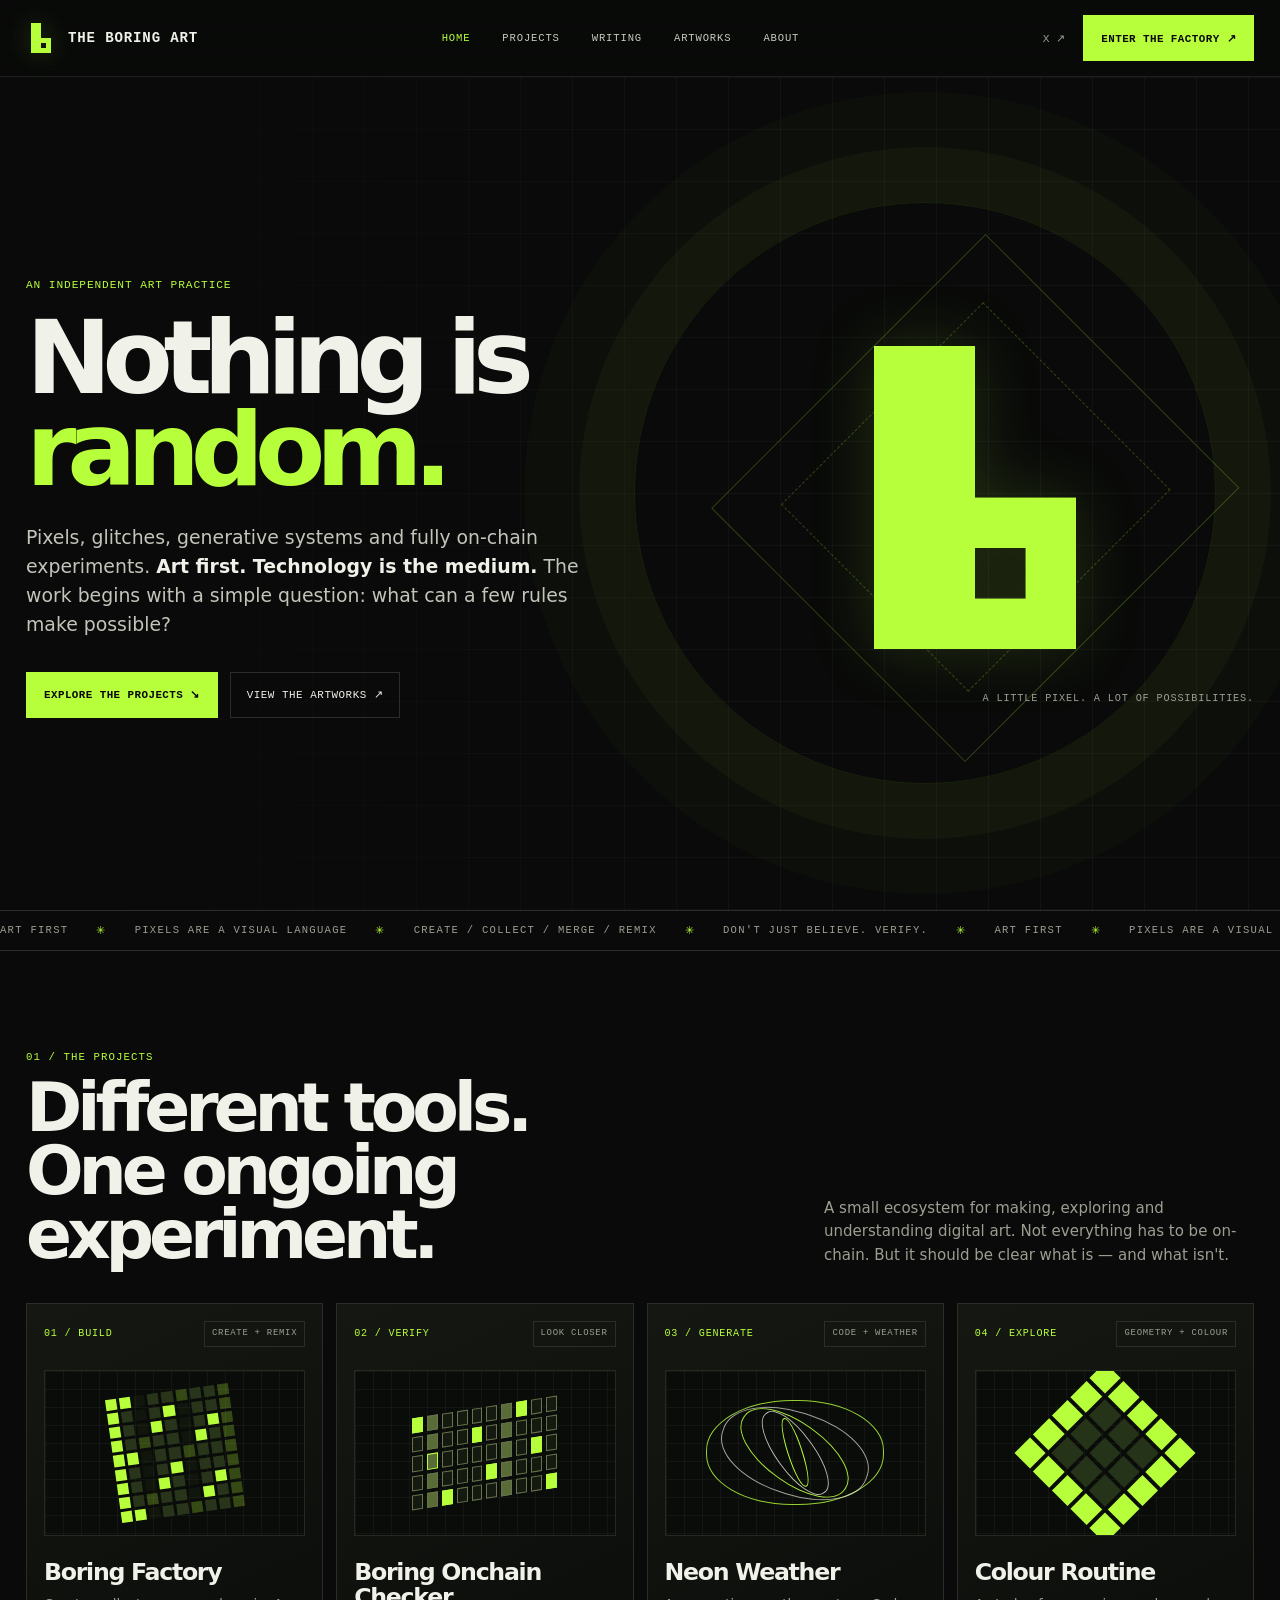
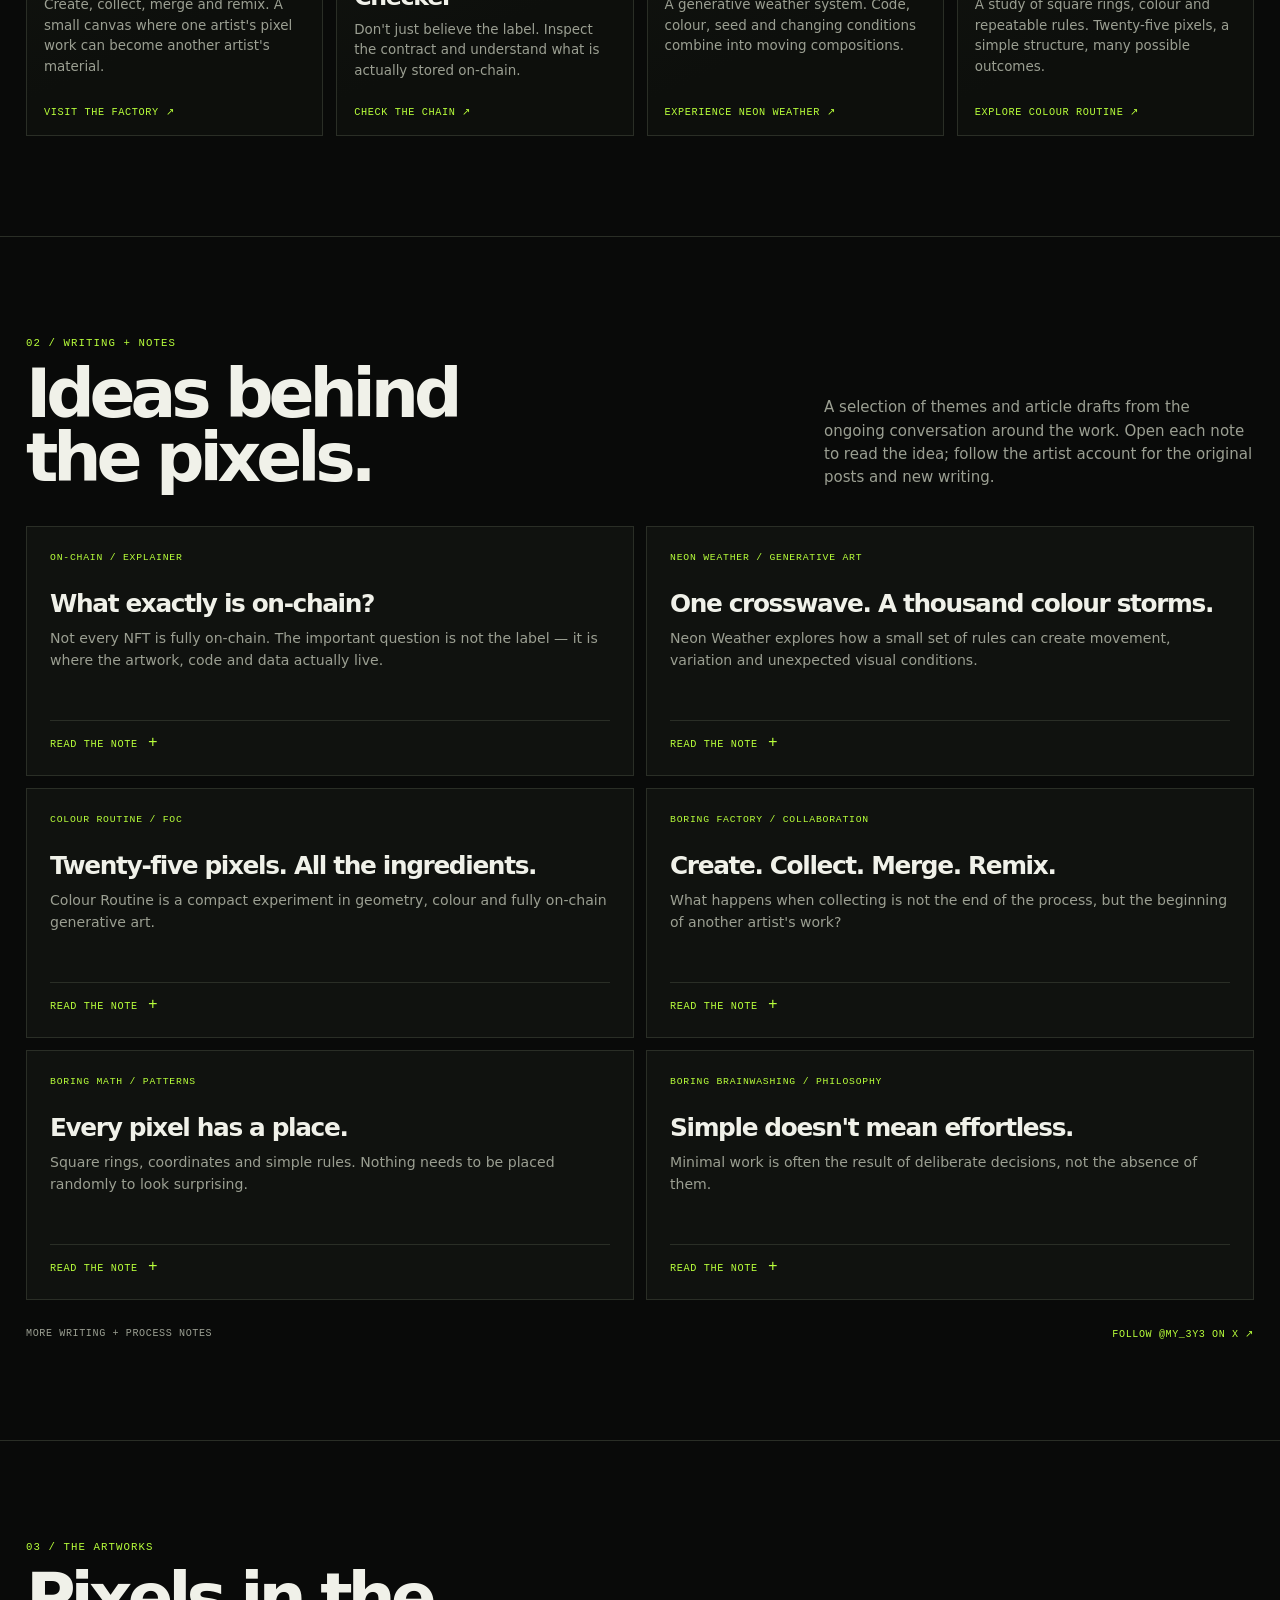
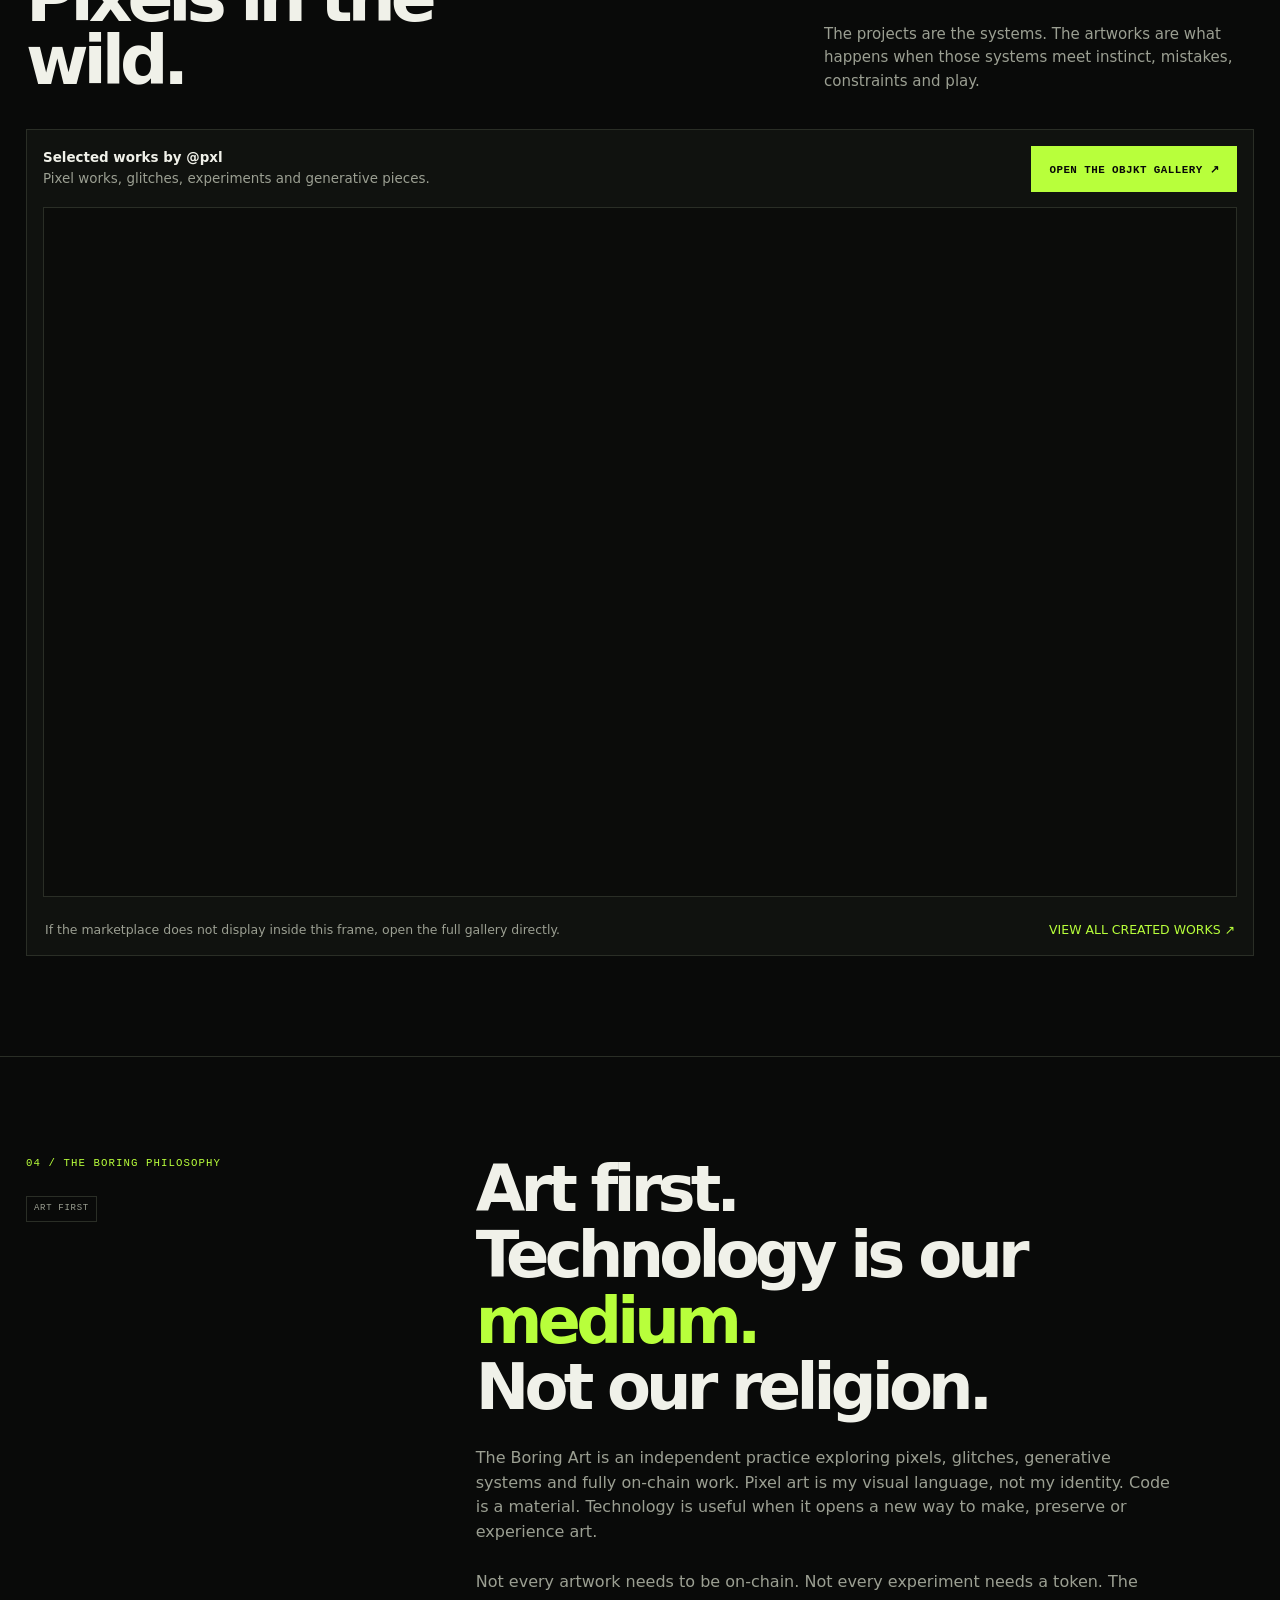
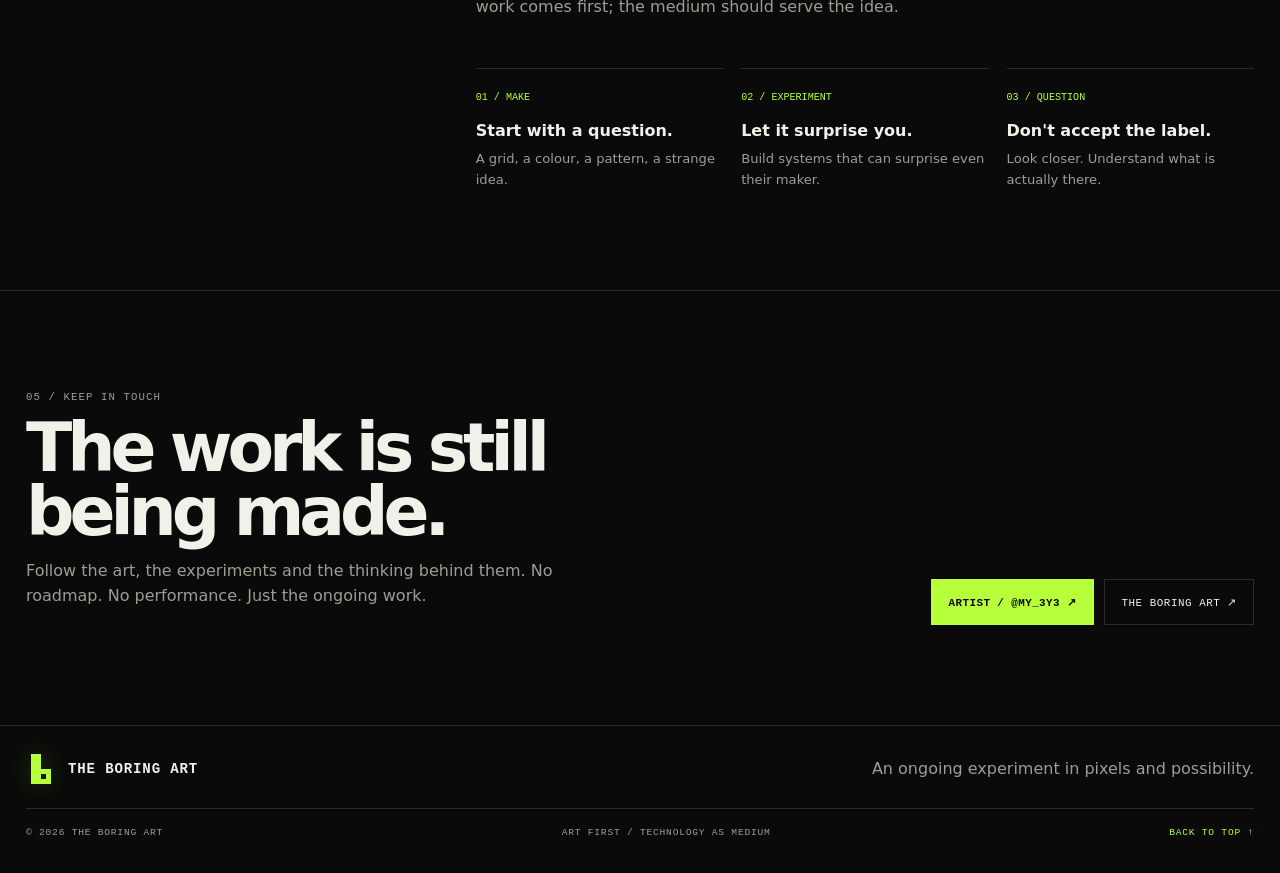
<file: index.html>
<!doctype html>
<html lang="en">
<head>
<meta charset="utf-8">
<meta name="viewport" content="width=device-width, initial-scale=1">
<meta name="theme-color" content="#090a09">
<meta name="description" content="The Boring Art — pixels, generative systems, experiments and fully on-chain art. Art first. Technology is the medium.">
<title>The Boring Art — Pixels, Systems & Experiments</title>
<style>
:root{--bg:#090a09;--panel:#10120f;--panel2:#151813;--ink:#f0f1e9;--muted:#9b9f92;--line:#2a2e26;--acid:#b8ff3b;--acid2:#d2ff82;--max:1240px;--mono:"SFMono-Regular",Consolas,"Liberation Mono",monospace;--sans:Inter,ui-sans-serif,system-ui,-apple-system,BlinkMacSystemFont,"Segoe UI",sans-serif}
*{box-sizing:border-box}html{scroll-behavior:smooth;scroll-padding-top:90px}body{margin:0;background:var(--bg);color:var(--ink);font-family:var(--sans);line-height:1.55;-webkit-font-smoothing:antialiased}
a{color:inherit;text-decoration:none}a:focus-visible,button:focus-visible{outline:2px solid var(--acid);outline-offset:4px}::selection{background:var(--acid);color:#080908}
.wrap{width:min(var(--max),calc(100% - 52px));margin:auto}.mono,.eyebrow,.navlinks,.meta,.index,.tag,.footerline{font-family:var(--mono);text-transform:uppercase;letter-spacing:.08em}
.eyebrow{font-size:.7rem;color:var(--acid);margin:0 0 18px}.muted{color:var(--muted)}
header{position:sticky;top:0;z-index:30;background:rgba(9,10,9,.9);backdrop-filter:blur(18px);border-bottom:1px solid rgba(255,255,255,.09)}
.nav{height:76px;display:flex;align-items:center;justify-content:space-between;gap:24px}
.brand{display:flex;align-items:center;gap:12px;font:600 .88rem var(--mono);letter-spacing:.06em;white-space:nowrap}.brand img{width:30px;height:30px;object-fit:contain;filter:drop-shadow(0 0 12px #b8ff3b33)}
.navlinks{display:flex;align-items:center;gap:clamp(14px,2.5vw,34px);font-size:.66rem;color:#c8cbbf}.navlinks a{transition:color .2s}.navlinks a:hover,.navlinks .active{color:var(--acid)}
.navright{display:flex;align-items:center;gap:18px}.social{font: .7rem var(--mono);color:var(--muted)}.social:hover{color:var(--acid)}
.cta{display:inline-flex;align-items:center;justify-content:center;gap:12px;min-height:46px;padding:0 17px;border:1px solid var(--acid);background:var(--acid);color:#080908;font:700 .68rem var(--mono);text-transform:uppercase;letter-spacing:.04em;transition:.2s}.cta:hover{background:var(--acid2);transform:translateY(-2px)}
.menu{display:none;background:transparent;border:1px solid var(--line);color:var(--ink);padding:9px 12px;font: .7rem var(--mono)}
.hero{position:relative;overflow:hidden;border-bottom:1px solid var(--line);min-height:650px;display:flex;align-items:center}
.hero:before{content:"";position:absolute;inset:0;background-image:linear-gradient(rgba(255,255,255,.035) 1px,transparent 1px),linear-gradient(90deg,rgba(255,255,255,.035) 1px,transparent 1px);background-size:52px 52px;mask-image:linear-gradient(90deg,transparent,black 60%);pointer-events:none}
.hero:after{content:"";position:absolute;width:580px;height:580px;border:1px solid #b8ff3b18;border-radius:50%;right:5%;top:50%;transform:translateY(-50%);box-shadow:0 0 0 55px #b8ff3b08,0 0 0 110px #b8ff3b05;pointer-events:none}
.hero-inner{position:relative;z-index:2;display:grid;grid-template-columns:1.05fr .95fr;align-items:center;gap:55px;padding:100px 0 92px}
h1{font-size:clamp(3.8rem,8vw,7.5rem);line-height:.89;letter-spacing:-.09em;margin:0;font-weight:780;max-width:760px}
h1 span{display:block;color:var(--acid)}
.lead{font-size:clamp(1rem,1.5vw,1.18rem);color:#c2c5ba;max-width:560px;margin:28px 0 0}.lead strong{color:var(--ink);font-weight:600}
.hero-actions{display:flex;gap:12px;flex-wrap:wrap;margin-top:32px}.ghost{display:inline-flex;align-items:center;gap:10px;min-height:46px;padding:0 16px;border:1px solid var(--line);font: .68rem var(--mono);text-transform:uppercase;letter-spacing:.05em}.ghost:hover{border-color:var(--acid);color:var(--acid)}
.hero-mark{min-height:430px;display:grid;place-items:center;position:relative}
.mark-frame{width:min(82%,390px);aspect-ratio:1;display:grid;place-items:center;position:relative}
.mark-frame:before,.mark-frame:after{content:"";position:absolute;inset:4%;border:1px solid #b8ff3b3b;transform:rotate(45deg);animation:turn 55s linear infinite}
.mark-frame:after{inset:16%;border-style:dashed;animation-direction:reverse;animation-duration:75s}
.mark-frame img{position:relative;z-index:2;width:72%;height:72%;object-fit:contain;filter:drop-shadow(0 0 32px #b8ff3b26)}
@keyframes turn{to{transform:rotate(405deg)}}
.mark-caption{position:absolute;bottom:2%;right:0;color:var(--muted);font: .64rem var(--mono);letter-spacing:.08em;text-transform:uppercase}
.ticker{overflow:hidden;border-bottom:1px solid var(--line);white-space:nowrap;padding:13px 0;color:var(--muted);font:.66rem var(--mono);letter-spacing:.12em}
.ticker-track{display:flex;gap:28px;width:max-content;animation:marquee 44s linear infinite}.ticker b{color:var(--acid);font-weight:400}@keyframes marquee{to{transform:translateX(-50%)}}
section{padding:100px 0;border-bottom:1px solid var(--line)}.section-head{display:flex;align-items:end;justify-content:space-between;gap:35px;margin-bottom:36px}
.kicker{font:.67rem var(--mono);color:var(--acid);letter-spacing:.1em;text-transform:uppercase;margin:0 0 13px}
h2{font-size:clamp(2.7rem,5.3vw,5.1rem);line-height:.94;letter-spacing:-.075em;margin:0;font-weight:740}
.intro{max-width:430px;color:var(--muted);margin:0;font-size:.94rem}
.projects{display:grid;grid-template-columns:repeat(4,minmax(0,1fr));gap:13px}
.project{min-height:400px;background:linear-gradient(155deg,#151812,#0d0f0c 70%);border:1px solid var(--line);padding:17px;display:flex;flex-direction:column;position:relative;overflow:hidden;transition:.25s}
.project:hover{border-color:#b8ff3b88;transform:translateY(-4px)}
.project-head{display:flex;justify-content:space-between;align-items:center;gap:10px}.index{font-size:.63rem;color:var(--acid)}.tag{font-size:.56rem;color:var(--muted);border:1px solid var(--line);padding:5px 7px}
.visual{height:166px;margin:23px 0 24px;display:grid;place-items:center;position:relative;overflow:hidden;background:#0a0c09;border:1px solid #252a21}
.visual:before{content:"";position:absolute;inset:0;background-image:linear-gradient(#ffffff0a 1px,transparent 1px),linear-gradient(90deg,#ffffff0a 1px,transparent 1px);background-size:18px 18px}
.project h3{font-size:1.48rem;line-height:1.05;letter-spacing:-.055em;margin:0 0 10px}.project p{color:var(--muted);font-size:.84rem;margin:0}
.project-link{margin-top:auto;padding-top:23px;color:var(--acid);font:.64rem var(--mono);letter-spacing:.06em;text-transform:uppercase}
.project-link span{display:inline-block;transition:transform .2s}.project-link:hover span{transform:translate(4px,-4px)}
/* Small original visual studies for the four live tools */
.factory-grid{width:124px;aspect-ratio:1;display:grid;grid-template-columns:repeat(9,1fr);gap:3px;transform:rotate(-8deg)}
.factory-grid i{background:#28351b}.factory-grid i:nth-child(9n+1),.factory-grid i:nth-child(9n+9),.factory-grid i:nth-child(4n+2){background:var(--acid)}.factory-grid i:nth-child(3n){opacity:.25}
.checker-grid{width:145px;height:92px;display:grid;grid-template-columns:repeat(10,1fr);gap:4px;transform:skewY(-9deg)}
.checker-grid i{border:1px solid #66734c;background:#151a11}.checker-grid i:nth-child(7n+1){background:var(--acid);border-color:var(--acid)}.checker-grid i:nth-child(5n+2){background:#596c37}
.weather-lines{width:190px;height:125px;position:relative}.weather-lines i{position:absolute;inset:var(--inset);border:1px solid var(--acid);border-radius:48%;transform:rotate(var(--rot));animation:drift 7s ease-in-out infinite alternate;opacity:var(--op)}.weather-lines i:nth-child(even){border-color:#f0f1e9;animation-delay:-2s}@keyframes drift{to{transform:rotate(calc(var(--rot) + 20deg)) scale(.88)}}
.ring-grid{width:128px;height:128px;display:grid;grid-template-columns:repeat(5,1fr);gap:4px;transform:rotate(45deg)}.ring-grid i{background:#253319}.ring-grid i:nth-child(1),.ring-grid i:nth-child(2),.ring-grid i:nth-child(3),.ring-grid i:nth-child(4),.ring-grid i:nth-child(5),.ring-grid i:nth-child(6),.ring-grid i:nth-child(10),.ring-grid i:nth-child(11),.ring-grid i:nth-child(15),.ring-grid i:nth-child(16),.ring-grid i:nth-child(20),.ring-grid i:nth-child(21),.ring-grid i:nth-child(22),.ring-grid i:nth-child(23),.ring-grid i:nth-child(24),.ring-grid i:nth-child(25){background:var(--acid)}
/* Writing archive */
.articles{display:grid;grid-template-columns:repeat(2,minmax(0,1fr));gap:12px}
.article{background:var(--panel);border:1px solid var(--line);padding:23px;min-height:250px;display:flex;flex-direction:column;transition:border-color .2s}
.article:hover{border-color:#b8ff3b77}.article .meta{font-size:.61rem;color:var(--acid)}.article h3{font-size:1.55rem;letter-spacing:-.055em;line-height:1.08;margin:26px 0 11px}.article p{color:var(--muted);font-size:.88rem;margin:0 0 16px}
.article details{margin-top:auto;border-top:1px solid var(--line);padding-top:13px}.article summary{cursor:pointer;color:var(--acid);font:.64rem var(--mono);letter-spacing:.06em;text-transform:uppercase;list-style:none}.article summary::-webkit-details-marker{display:none}.article summary:after{content:" +";font-size:1rem}.article details[open] summary:after{content:" −"}.article .expanded{color:#c6c9be;font-size:.86rem;line-height:1.7;padding-top:12px}
.article-footer{display:flex;justify-content:space-between;align-items:center;gap:16px;margin-top:28px;color:var(--muted);font:.63rem var(--mono);text-transform:uppercase;letter-spacing:.06em}.article-footer a{color:var(--acid)}
/* Marketplace live embed */
.market-panel{border:1px solid var(--line);background:var(--panel);padding:16px}
.market-top{display:flex;align-items:center;justify-content:space-between;gap:20px;margin-bottom:15px}.market-top p{margin:0;color:var(--muted);font-size:.84rem}
.market-frame{width:100%;height:690px;border:1px solid var(--line);background:#0b0c0a}
.market-fallback{display:flex;justify-content:space-between;align-items:center;gap:20px;padding:15px 2px 0;color:var(--muted);font-size:.78rem}
.philosophy{display:grid;grid-template-columns:.65fr 1.35fr;gap:75px}.philosophy-side{display:flex;flex-direction:column;align-items:flex-start;gap:14px}
.quote{font-size:clamp(2.5rem,5vw,5.3rem);font-weight:680;line-height:1.03;letter-spacing:-.075em;margin:0;max-width:900px}.quote em{font-style:normal;color:var(--acid)}
.philosophy-copy>p{max-width:700px;color:var(--muted);margin:25px 0 0}
.principles{display:grid;grid-template-columns:repeat(3,1fr);gap:18px;margin-top:48px}.principle{border-top:1px solid var(--line);padding-top:14px}.principle span{font:.63rem var(--mono);color:var(--acid)}.principle h3{font-size:1rem;margin:12px 0 5px}.principle p{font-size:.82rem;color:var(--muted);margin:0}
.connect{display:grid;grid-template-columns:1fr auto;align-items:end;gap:30px}.connect h2{max-width:780px}.connect p{color:var(--muted);max-width:540px}.connect-actions{display:flex;gap:10px;flex-wrap:wrap;justify-content:flex-end}
footer{padding:28px 0 32px}.foot-top{display:flex;justify-content:space-between;align-items:center;gap:20px;padding-bottom:24px}.footerline{display:flex;justify-content:space-between;gap:20px;border-top:1px solid var(--line);padding-top:17px;color:var(--muted);font-size:.6rem}
@media(max-width:980px){.projects{grid-template-columns:repeat(2,1fr)}.hero-inner{gap:25px}.hero-mark{min-height:350px}.philosophy{gap:35px}}
@media(max-width:700px){.wrap{width:calc(100% - 34px)}.nav{height:66px}.menu{display:block}.navlinks{display:none;position:absolute;top:66px;left:0;right:0;padding:20px 22px 24px;background:#090a09;border-bottom:1px solid var(--line);flex-direction:column;align-items:flex-start;gap:19px}.navlinks.open{display:flex}.navright .social,.navright .cta{display:none}.hero{min-height:0}.hero-inner{grid-template-columns:1fr;padding:76px 0 45px}.hero-mark{min-height:300px}.mark-frame{width:min(75%,290px)}.mark-caption{right:4%;bottom:0}.hero:after{width:350px;height:350px;right:-25%;top:68%}section{padding:76px 0}.section-head{display:block}.intro{margin-top:18px}.projects{grid-template-columns:1fr}.project{min-height:370px}.articles{grid-template-columns:1fr}.article{min-height:230px}.market-top,.market-fallback{align-items:flex-start;flex-direction:column}.market-frame{height:560px}.philosophy{grid-template-columns:1fr;gap:28px}.principles{grid-template-columns:1fr;gap:22px}.connect{grid-template-columns:1fr}.connect-actions{justify-content:flex-start}.foot-top,.footerline{flex-direction:column;align-items:flex-start}.footerline{line-height:1.8}}
@media(prefers-reduced-motion:reduce){*,*:before,*:after{animation-duration:.01ms!important;animation-iteration-count:1!important;scroll-behavior:auto!important;transition-duration:.01ms!important}}
</style>
</head>
<body>
<header><div class="wrap nav">
<a class="brand" href="#top"><img src="boring-mark.png" alt=""><span>THE BORING ART</span></a>
<button class="menu" id="menu" aria-expanded="false" aria-controls="links">MENU +</button>
<nav class="navlinks" id="links"><a class="active" href="#top">HOME</a><a href="#projects">PROJECTS</a><a href="#writing">WRITING</a><a href="#works">ARTWORKS</a><a href="#about">ABOUT</a></nav>
<div class="navright"><a class="social" href="https://x.com/My_3y3" target="_blank" rel="noopener">X ↗</a><a class="cta" href="/boringfactory/">ENTER THE FACTORY ↗</a></div>
</div></header>
<main id="top">
<section class="hero"><div class="wrap hero-inner">
<div><p class="eyebrow">AN INDEPENDENT ART PRACTICE</p>
<h1>Nothing is <span>random.</span></h1>
<p class="lead">Pixels, glitches, generative systems and fully on-chain experiments. <strong>Art first. Technology is the medium.</strong> The work begins with a simple question: what can a few rules make possible?</p>
<div class="hero-actions"><a class="cta" href="#projects">EXPLORE THE PROJECTS ↘</a><a class="ghost" href="#works">VIEW THE ARTWORKS ↗</a></div></div>
<div class="hero-mark" aria-label="The Boring Art pixel mark"><div class="mark-frame"><img src="boring-mark.png" alt="The Boring Art pixel mark"></div><span class="mark-caption">A LITTLE PIXEL. A LOT OF POSSIBILITIES.</span></div>
</div></section>
<div class="ticker" aria-hidden="true"><div class="ticker-track"><span>ART FIRST</span><b>✳</b><span>PIXELS ARE A VISUAL LANGUAGE</span><b>✳</b><span>CREATE / COLLECT / MERGE / REMIX</span><b>✳</b><span>DON'T JUST BELIEVE. VERIFY.</span><b>✳</b><span>ART FIRST</span><b>✳</b><span>PIXELS ARE A VISUAL LANGUAGE</span><b>✳</b><span>CREATE / COLLECT / MERGE / REMIX</span><b>✳</b><span>DON'T JUST BELIEVE. VERIFY.</span><b>✳</b></div></div>

<section id="projects"><div class="wrap">
<div class="section-head"><div><p class="kicker">01 / THE PROJECTS</p><h2>Different tools.<br>One ongoing experiment.</h2></div><p class="intro">A small ecosystem for making, exploring and understanding digital art. Not everything has to be on-chain. But it should be clear what is — and what isn't.</p></div>
<div class="projects">
<article class="project"><div class="project-head"><span class="index">01 / BUILD</span><span class="tag">CREATE + REMIX</span></div><div class="visual"><div class="factory-grid" id="factory"></div></div><h3>Boring Factory</h3><p>Create, collect, merge and remix. A small canvas where one artist's pixel work can become another artist's material.</p><a class="project-link" href="/boringfactory/">VISIT THE FACTORY <span>↗</span></a></article>
<article class="project"><div class="project-head"><span class="index">02 / VERIFY</span><span class="tag">LOOK CLOSER</span></div><div class="visual"><div class="checker-grid" id="checker"></div></div><h3>Boring Onchain Checker</h3><p>Don't just believe the label. Inspect the contract and understand what is actually stored on-chain.</p><a class="project-link" href="/boringonchainchecker/">CHECK THE CHAIN <span>↗</span></a></article>
<article class="project"><div class="project-head"><span class="index">03 / GENERATE</span><span class="tag">CODE + WEATHER</span></div><div class="visual"><div class="weather-lines"><i style="--inset:8% 3%;--rot:0deg;--op:.8"></i><i style="--inset:17% 10%;--rot:18deg;--op:.65"></i><i style="--inset:26% 17%;--rot:36deg;--op:.9"></i><i style="--inset:35% 24%;--rot:54deg;--op:.75"></i><i style="--inset:44% 31%;--rot:72deg;--op:1"></i></div></div><h3>Neon Weather</h3><p>A generative weather system. Code, colour, seed and changing conditions combine into moving compositions.</p><a class="project-link" href="/neon-weather/">EXPERIENCE NEON WEATHER <span>↗</span></a></article>
<article class="project"><div class="project-head"><span class="index">04 / EXPLORE</span><span class="tag">GEOMETRY + COLOUR</span></div><div class="visual"><div class="ring-grid" id="rings"></div></div><h3>Colour Routine</h3><p>A study of square rings, colour and repeatable rules. Twenty-five pixels, a simple structure, many possible outcomes.</p><a class="project-link" href="/colour-routine/">EXPLORE COLOUR ROUTINE <span>↗</span></a></article>
</div></div></section>

<section id="writing"><div class="wrap">
<div class="section-head"><div><p class="kicker">02 / WRITING + NOTES</p><h2>Ideas behind<br>the pixels.</h2></div><p class="intro">A selection of themes and article drafts from the ongoing conversation around the work. Open each note to read the idea; follow the artist account for the original posts and new writing.</p></div>
<div class="articles">
<article class="article"><span class="meta">ON-CHAIN / EXPLAINER</span><h3>What exactly is on-chain?</h3><p>Not every NFT is fully on-chain. The important question is not the label — it is where the artwork, code and data actually live.</p><details><summary>READ THE NOTE</summary><div class="expanded">A token can live on a blockchain while the image it points to lives somewhere else. A fully on-chain generative work takes another approach: the rules, the seed and the material needed to recreate the output can be stored with the contract. The distinction matters. If a front-end disappears, can the work still be found, understood and reconstructed? That is the question behind the Boring Onchain Checker and the experiments built around it.</div></details></article>
<article class="article"><span class="meta">NEON WEATHER / GENERATIVE ART</span><h3>One crosswave. A thousand colour storms.</h3><p>Neon Weather explores how a small set of rules can create movement, variation and unexpected visual conditions.</p><details><summary>READ THE NOTE</summary><div class="expanded">The work is not a collection of pre-made images. It is a system. Code establishes the behaviour; a seed gives each output its own starting point; colour and motion turn those rules into an experience. The interesting part is the space between control and surprise — a system designed by an artist, capable of producing outcomes the artist did not individually draw.</div></details></article>
<article class="article"><span class="meta">COLOUR ROUTINE / FOC</span><h3>Twenty-five pixels. All the ingredients.</h3><p>Colour Routine is a compact experiment in geometry, colour and fully on-chain generative art.</p><details><summary>READ THE NOTE</summary><div class="expanded">A small grid can hold a complete system. In Colour Routine, the generator, seed and resulting artwork are part of the on-chain work. The code is not just a tool used before minting; it is part of what the artwork is. The visual result is one expression of the rules, not the whole story.</div></details></article>
<article class="article"><span class="meta">BORING FACTORY / COLLABORATION</span><h3>Create. Collect. Merge. Remix.</h3><p>What happens when collecting is not the end of the process, but the beginning of another artist's work?</p><details><summary>READ THE NOTE</summary><div class="expanded">Boring Factory starts with a simple idea: your pixel art can become someone else's pixel art. A small work can be collected, combined and remixed into something larger. The collector becomes a collaborator, and the artwork becomes material for the next artwork. It is less about making one perfect image and more about building a system that keeps making new possibilities.</div></details></article>
<article class="article"><span class="meta">BORING MATH / PATTERNS</span><h3>Every pixel has a place.</h3><p>Square rings, coordinates and simple rules. Nothing needs to be placed randomly to look surprising.</p><details><summary>READ THE NOTE</summary><div class="expanded">A pixel grid is a set of positions. Each cell has an x and y coordinate. Once a rule is applied to those coordinates, patterns begin to appear: square rings, symmetry, repetition and controlled imbalance. The math can be boring. The outcomes don't have to be.</div></details></article>
<article class="article"><span class="meta">BORING BRAINWASHING / PHILOSOPHY</span><h3>Simple doesn't mean effortless.</h3><p>Minimal work is often the result of deliberate decisions, not the absence of them.</p><details><summary>READ THE NOTE</summary><div class="expanded">We are trained to associate complexity with value and simplicity with ease. But a limited palette, a small grid or a repeated shape can demand more decisions, not fewer. The point is not to make everything complicated. It is to notice the thinking inside what looks simple.</div></details></article>
</div>
<div class="article-footer"><span>MORE WRITING + PROCESS NOTES</span><a href="https://x.com/My_3y3" target="_blank" rel="noopener">FOLLOW @MY_3Y3 ON X ↗</a></div>
</div></section>

<section id="works"><div class="wrap">
<div class="section-head"><div><p class="kicker">03 / THE ARTWORKS</p><h2>Pixels in the<br>wild.</h2></div><p class="intro">The projects are the systems. The artworks are what happens when those systems meet instinct, mistakes, constraints and play.</p></div>
<div class="market-panel"><div class="market-top"><p><strong style="color:var(--ink)">Selected works by @pxl</strong><br>Pixel works, glitches, experiments and generative pieces.</p><a class="cta" href="https://objkt.com/@pxl/created" target="_blank" rel="noopener">OPEN THE OBJKT GALLERY ↗</a></div>
<iframe class="market-frame" src="https://objkt.com/@pxl/created" title="Artwork gallery — @pxl on objkt" loading="lazy" referrerpolicy="strict-origin-when-cross-origin"></iframe>
<div class="market-fallback"><span>If the marketplace does not display inside this frame, open the full gallery directly.</span><a href="https://objkt.com/@pxl/created" target="_blank" rel="noopener" style="color:var(--acid)">VIEW ALL CREATED WORKS ↗</a></div></div>
</div></section>

<section id="about"><div class="wrap philosophy">
<div class="philosophy-side"><p class="kicker">04 / THE BORING PHILOSOPHY</p><span class="tag">ART FIRST</span></div>
<div class="philosophy-copy"><blockquote class="quote">Art first.<br>Technology is our <em>medium.</em><br>Not our religion.</blockquote>
<p>The Boring Art is an independent practice exploring pixels, glitches, generative systems and fully on-chain work. Pixel art is my visual language, not my identity. Code is a material. Technology is useful when it opens a new way to make, preserve or experience art.</p>
<p>Not every artwork needs to be on-chain. Not every experiment needs a token. The work comes first; the medium should serve the idea.</p>
<div class="principles"><div class="principle"><span>01 / MAKE</span><h3>Start with a question.</h3><p>A grid, a colour, a pattern, a strange idea.</p></div><div class="principle"><span>02 / EXPERIMENT</span><h3>Let it surprise you.</h3><p>Build systems that can surprise even their maker.</p></div><div class="principle"><span>03 / QUESTION</span><h3>Don't accept the label.</h3><p>Look closer. Understand what is actually there.</p></div></div></div>
</div></section>
<section id="connect"><div class="wrap connect"><div><p class="kicker">05 / KEEP IN TOUCH</p><h2>The work is still<br>being made.</h2><p>Follow the art, the experiments and the thinking behind them. No roadmap. No performance. Just the ongoing work.</p></div><div class="connect-actions"><a class="cta" href="https://x.com/My_3y3" target="_blank" rel="noopener">ARTIST / @MY_3Y3 ↗</a><a class="ghost" href="https://x.com/TheBoringArt" target="_blank" rel="noopener">THE BORING ART ↗</a></div></div></section>
</main>
<footer><div class="wrap"><div class="foot-top"><a class="brand" href="#top"><img src="boring-mark.png" alt=""><span>THE BORING ART</span></a><span class="muted">An ongoing experiment in pixels and possibility.</span></div><div class="footerline"><span>© <span id="year"></span> THE BORING ART</span><span>ART FIRST / TECHNOLOGY AS MEDIUM</span><a href="#top" style="color:var(--acid)">BACK TO TOP ↑</a></div></div></footer>
<script>
const make=(id,n)=>{const el=document.getElementById(id);for(let i=0;i<n;i++)el.appendChild(document.createElement('i'))};
make('factory',81);make('checker',50);make('rings',25);
const menu=document.getElementById('menu'),links=document.getElementById('links');
menu.addEventListener('click',()=>{const open=links.classList.toggle('open');menu.setAttribute('aria-expanded',String(open));menu.textContent=open?'CLOSE −':'MENU +'});
links.querySelectorAll('a').forEach(a=>a.addEventListener('click',()=>{links.classList.remove('open');menu.setAttribute('aria-expanded','false');menu.textContent='MENU +'}));
document.getElementById('year').textContent=new Date().getFullYear();
</script>
</body></html>
</file>
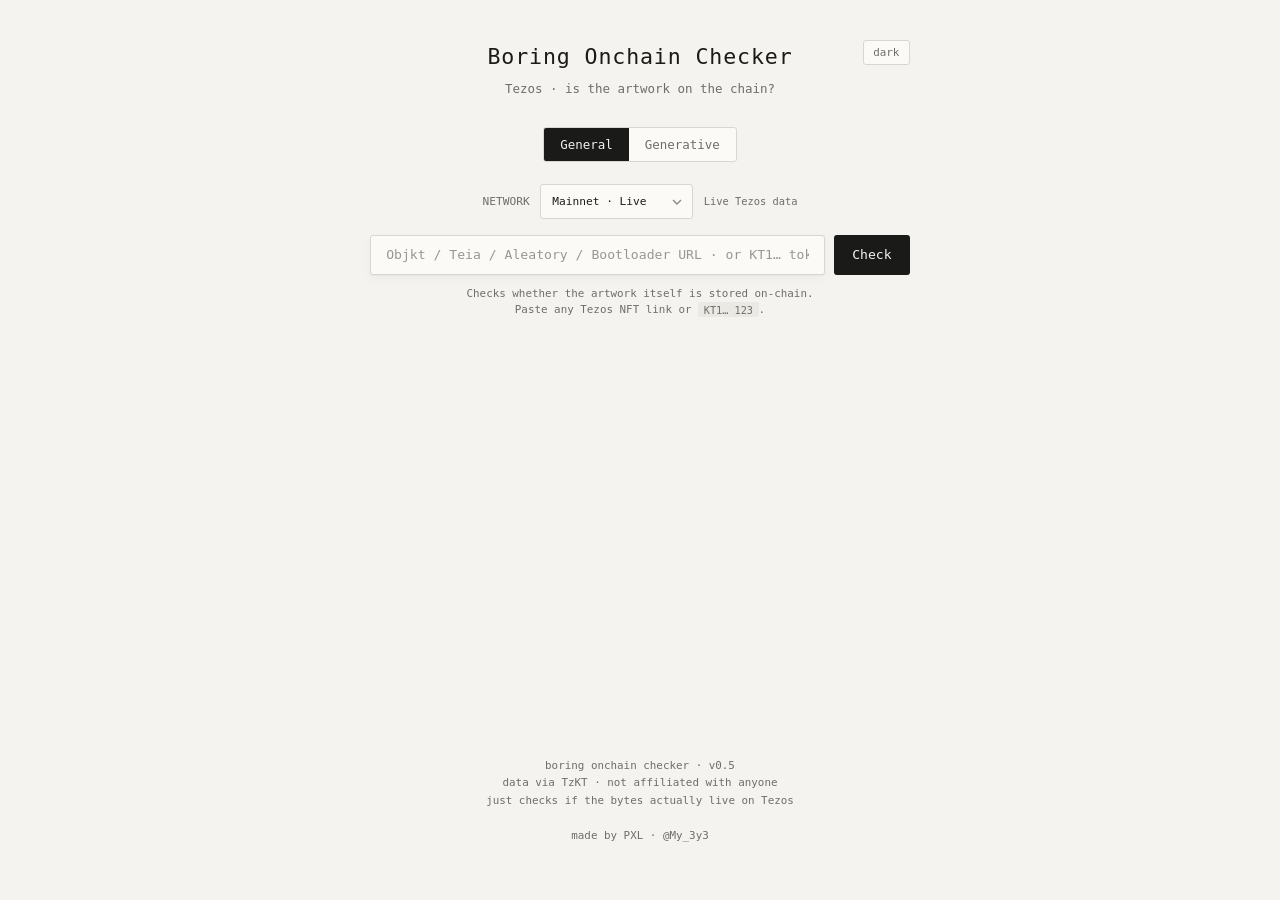
<file: boringonchainchecker/index.html>
<!DOCTYPE html>
<html lang="en">
<head>
  <meta charset="UTF-8" />
  <meta name="viewport" content="width=device-width, initial-scale=1.0" />
  <title>Boring Onchain Checker — Tezos</title>
  <style>
    :root {
      --bg: #f4f3ef;
      --fg: #1a1a18;
      --muted: #6e6e68;
      --border: #d8d6cf;
      --card: #fbfaf7;
      --ok: #2a6b3c;
      --warn: #8a6e1a;
      --bad: #8a2e2e;
      --accent: #1a1a18;
      --code-bg: #ebe9e3;
      --shadow: 0 1px 2px rgba(0,0,0,0.04), 0 4px 12px rgba(0,0,0,0.03);
      --radius: 3px;
    }
    [data-theme="dark"] {
      --bg: #121211;
      --fg: #e6e5e1;
      --muted: #9a9890;
      --border: #2a2a28;
      --card: #1a1a18;
      --ok: #5aad6e;
      --warn: #d4a82a;
      --bad: #d46a6a;
      --accent: #e6e5e1;
      --code-bg: #222220;
      --shadow: 0 1px 2px rgba(0,0,0,0.2), 0 4px 16px rgba(0,0,0,0.25);
    }
    * { box-sizing: border-box; margin: 0; padding: 0; }
    body {
      font-family: "IBM Plex Mono", "SF Mono", "Menlo", "Consolas", ui-monospace, monospace;
      background: var(--bg);
      color: var(--fg);
      line-height: 1.55;
      min-height: 100vh;
      display: flex;
      flex-direction: column;
      align-items: center;
      padding: 2.5rem 1.1rem 3.5rem;
      transition: background 0.25s ease, color 0.25s ease;
    }
    header {
      text-align: center;
      margin-bottom: 1.8rem;
      max-width: 540px;
      position: relative;
      width: 100%;
    }
    h1 {
      font-size: 1.35rem;
      font-weight: 500;
      letter-spacing: 0.04em;
      margin-bottom: 0.35rem;
    }
    .subtitle {
      font-size: 0.78rem;
      color: var(--muted);
    }
    .theme-btn {
      position: absolute;
      right: 0;
      top: 0;
      background: var(--card);
      border: 1px solid var(--border);
      color: var(--muted);
      font-family: inherit;
      font-size: 0.68rem;
      padding: 0.32rem 0.6rem;
      cursor: pointer;
      border-radius: var(--radius);
      transition: color 0.15s, border-color 0.15s;
    }
    .theme-btn:hover { color: var(--fg); border-color: var(--fg); }

    /* Mode switcher */
    .modes {
      display: flex;
      gap: 0;
      margin-bottom: 1.4rem;
      border: 1px solid var(--border);
      border-radius: var(--radius);
      overflow: hidden;
      background: var(--card);
    }
    .mode-btn {
      flex: 1;
      padding: 0.55rem 1rem;
      border: none;
      background: transparent;
      font-family: inherit;
      font-size: 0.78rem;
      color: var(--muted);
      cursor: pointer;
      transition: background 0.15s, color 0.15s;
    }
    .mode-btn.active {
      background: var(--accent);
      color: var(--bg);
    }
    .mode-btn:not(.active):hover { color: var(--fg); }

    /* Network selector */
    .network-wrap {
      width: 100%;
      max-width: 540px;
      margin: 0 auto 1rem;
      display: flex;
      align-items: center;
      justify-content: center;
      gap: 0.65rem;
      font-size: 0.7rem;
      color: var(--muted);
    }
    .network-select {
      appearance: none;
      -webkit-appearance: none;
      padding: 0.48rem 2rem 0.48rem 0.7rem;
      border: 1px solid var(--border);
      border-radius: var(--radius);
      background: var(--card);
      color: var(--fg);
      font: inherit;
      cursor: pointer;
      background-image: url("data:image/svg+xml,%3Csvg xmlns='http://www.w3.org/2000/svg' width='12' height='12' viewBox='0 0 12 12'%3E%3Cpath d='M2 4l4 4 4-4' fill='none' stroke='%23888888' stroke-width='1.4'/%3E%3C/svg%3E");
      background-repeat: no-repeat;
      background-position: right 0.55rem center;
    }
    .network-note { font-size: 0.65rem; color: var(--muted); }

    .search-box {
      width: 100%;
      max-width: 540px;
      display: flex;
      gap: 0.55rem;
      margin-bottom: 0.7rem;
    }
    input[type="text"] {
      flex: 1;
      padding: 0.72rem 0.95rem;
      border: 1px solid var(--border);
      background: var(--card);
      font-family: inherit;
      font-size: 0.82rem;
      color: var(--fg);
      border-radius: var(--radius);
      box-shadow: var(--shadow);
      transition: border-color 0.15s;
    }
    input[type="text"]:focus { outline: none; border-color: var(--fg); }
    input[type="text"]::placeholder { color: var(--muted); opacity: 0.7; }
    button#btn {
      padding: 0.72rem 1.15rem;
      background: var(--accent);
      color: var(--bg);
      border: none;
      font-family: inherit;
      font-size: 0.82rem;
      cursor: pointer;
      border-radius: var(--radius);
      white-space: nowrap;
      transition: opacity 0.15s;
    }
    button#btn:hover { opacity: 0.88; }
    button#btn:disabled { opacity: 0.4; cursor: not-allowed; }

    .hint {
      font-size: 0.68rem;
      color: var(--muted);
      margin-bottom: 1.6rem;
      max-width: 540px;
      text-align: center;
      line-height: 1.5;
      min-height: 2.4em;
    }
    .hint code {
      background: var(--code-bg);
      padding: 0.12rem 0.35rem;
      border-radius: 2px;
      font-size: 0.64rem;
    }

    #status {
      font-size: 0.78rem;
      color: var(--muted);
      margin-bottom: 1.2rem;
      min-height: 1.15em;
      text-align: center;
    }

    .result {
      width: 100%;
      max-width: 540px;
      background: var(--card);
      border: 1px solid var(--border);
      border-radius: var(--radius);
      padding: 1.35rem 1.4rem 1.4rem;
      box-shadow: var(--shadow);
      display: none;
      opacity: 0;
      transform: translateY(6px);
      transition: opacity 0.28s ease, transform 0.28s ease;
    }
    .result.visible {
      display: block;
      opacity: 1;
      transform: translateY(0);
    }

    .score {
      font-size: 1.15rem;
      font-weight: 500;
      margin-bottom: 0.3rem;
    }
    .score.full { color: var(--ok); }
    .score.partial { color: var(--warn); }
    .score.off { color: var(--bad); }
    .score-detail {
      font-size: 0.72rem;
      color: var(--muted);
      margin-bottom: 1.1rem;
      line-height: 1.45;
    }

    .verdicts {
      display: flex;
      flex-direction: column;
      gap: 0.65rem;
      margin-bottom: 1.1rem;
    }
    .verdict {
      padding: 0.55rem 0.7rem;
      background: var(--bg);
      border-radius: var(--radius);
      border-left: 3px solid var(--border);
    }
    .verdict.full { border-left-color: var(--ok); }
    .verdict.partial { border-left-color: var(--warn); }
    .verdict.off { border-left-color: var(--bad); }
    .verdict .v-label {
      font-size: 0.62rem;
      text-transform: uppercase;
      letter-spacing: 0.06em;
      color: var(--muted);
      margin-bottom: 0.12rem;
    }
    .verdict .v-text { font-size: 0.9rem; font-weight: 500; }
    .verdict.full .v-text { color: var(--ok); }
    .verdict.partial .v-text { color: var(--warn); }
    .verdict.off .v-text { color: var(--bad); }
    .verdict .v-detail {
      font-size: 0.67rem;
      color: var(--muted);
      margin-top: 0.12rem;
      line-height: 1.4;
    }

    .meta-row {
      font-size: 0.74rem;
      margin-bottom: 0.3rem;
      display: flex;
      gap: 0.55rem;
    }
    .meta-row .label {
      color: var(--muted);
      min-width: 86px;
      flex-shrink: 0;
    }
    .meta-row .value { word-break: break-all; }

    .links {
      margin-top: 0.8rem;
      font-size: 0.7rem;
      display: flex;
      flex-wrap: wrap;
      gap: 0.75rem;
    }
    .links a {
      color: var(--muted);
      text-decoration: none;
      border-bottom: 1px solid transparent;
      transition: color 0.15s, border-color 0.15s;
    }
    .links a:hover { color: var(--fg); border-bottom-color: var(--fg); }

    .section {
      margin-top: 1.2rem;
      padding-top: 0.95rem;
      border-top: 1px solid var(--border);
    }
    .section-title {
      font-size: 0.66rem;
      text-transform: uppercase;
      letter-spacing: 0.08em;
      color: var(--muted);
      margin-bottom: 0.55rem;
      display: flex;
      justify-content: space-between;
      align-items: center;
    }
    .toggle-raw {
      background: none;
      border: none;
      color: var(--muted);
      font-family: inherit;
      font-size: 0.64rem;
      cursor: pointer;
      text-decoration: underline;
      text-underline-offset: 2px;
    }
    .toggle-raw:hover { color: var(--fg); }

    .uri-item {
      font-size: 0.73rem;
      margin-bottom: 0.45rem;
      padding: 0.48rem 0.6rem;
      background: var(--bg);
      border-radius: var(--radius);
    }
    .uri-item .kind { font-weight: 500; margin-bottom: 0.12rem; }
    .uri-item .kind.onchain { color: var(--ok); }
    .uri-item .kind.ipfs { color: var(--warn); }
    .uri-item .kind.http { color: var(--bad); }
    .uri-item .kind.unknown { color: var(--muted); }
    .uri-item .url {
      word-break: break-all;
      color: var(--muted);
      font-size: 0.66rem;
      line-height: 1.4;
    }

    .preview { margin-top: 0.6rem; text-align: center; }
    .preview img {
      max-width: 100%;
      max-height: 260px;
      border: 1px solid var(--border);
      border-radius: var(--radius);
      background: #fff;
    }
    [data-theme="dark"] .preview img { background: #1e1e1c; }

    pre.raw {
      font-size: 0.64rem;
      background: var(--bg);
      padding: 0.75rem;
      overflow-x: auto;
      border-radius: var(--radius);
      max-height: 280px;
      white-space: pre-wrap;
      word-break: break-all;
      display: none;
      border: 1px solid var(--border);
      line-height: 1.45;
    }
    pre.raw.visible { display: block; }

    .collection-list { font-size: 0.73rem; }
    .collection-item {
      padding: 0.42rem 0;
      border-bottom: 1px solid var(--border);
      display: flex;
      justify-content: space-between;
      align-items: center;
      gap: 0.6rem;
    }
    .collection-item:last-child { border-bottom: none; }
    .collection-item button {
      background: none;
      border: 1px solid var(--border);
      color: var(--muted);
      font-family: inherit;
      font-size: 0.64rem;
      padding: 0.18rem 0.48rem;
      cursor: pointer;
      border-radius: var(--radius);
      transition: color 0.15s, border-color 0.15s;
    }
    .collection-item button:hover { color: var(--fg); border-color: var(--fg); }

    footer {
      margin-top: auto;
      padding-top: 3rem;
      font-size: 0.68rem;
      color: var(--muted);
      text-align: center;
      line-height: 1.6;
    }
    footer a {
      color: var(--muted);
      text-decoration: none;
      border-bottom: 1px solid transparent;
      transition: color 0.15s, border-color 0.15s;
    }
    footer a:hover { color: var(--fg); border-bottom-color: var(--fg); }
  </style>
</head>
<body>
  <header>
    <button class="theme-btn" id="themeBtn" onclick="toggleTheme()">dark</button>
    <h1>Boring Onchain Checker</h1>
    <p class="subtitle">Tezos · is the artwork on the chain?</p>
  </header>

  <div class="modes">
    <button class="mode-btn active" id="modeGeneral" onclick="setMode('general')">General</button>
    <button class="mode-btn" id="modeGen" onclick="setMode('generative')">Generative</button>
  </div>

  <div class="network-wrap">
    <label for="networkSelect">NETWORK</label>
    <select id="networkSelect" class="network-select" onchange="setNetwork(this.value)">
      <option value="mainnet">Mainnet · Live</option>
      <option value="shadownet">Shadownet · Test</option>
    </select>
    <span class="network-note" id="networkNote">Live Tezos data</span>
  </div>

  <div class="search-box">
    <input
      type="text"
      id="input"
      placeholder="Objkt / Teia / Aleatory / Bootloader URL · or KT1… tokenId"
      autocomplete="off"
      spellcheck="false"
    />
    <button id="btn" onclick="analyze()">Check</button>
  </div>
  <p class="hint" id="hint">
    Checks whether the artwork itself is stored on-chain.<br />
    Paste any Tezos NFT link or <code>KT1… 123</code>.
  </p>

  <div id="status"></div>

  <div class="result" id="result">
    <!-- General mode score -->
    <div id="generalScoreWrap">
      <div class="score" id="score"></div>
      <div class="score-detail" id="scoreDetail"></div>
    </div>

    <!-- Generative mode dual verdicts -->
    <div class="verdicts" id="verdicts" style="display:none"></div>

    <div id="basic"></div>
    <div class="links" id="links"></div>

    <div class="section" id="urisSection">
      <div class="section-title">Media URIs</div>
      <div id="uris"></div>
    </div>

    <div class="section" id="contractSection" style="display:none">
      <div class="section-title">Contract-level findings</div>
      <div id="contractFindings"></div>
    </div>

    <div class="section" id="previewSection" style="display:none">
      <div class="section-title">Preview</div>
      <div class="preview" id="preview"></div>
    </div>

    <div class="section" id="rawSection">
      <div class="section-title">
        Raw metadata
        <button class="toggle-raw" onclick="toggleRaw()">show</button>
      </div>
      <pre class="raw" id="rawMeta"></pre>
    </div>

    <div class="section" id="collectionSection" style="display:none">
      <div class="section-title">Recent tokens in this contract</div>
      <div class="collection-list" id="collectionList"></div>
    </div>
  </div>

  <footer>
    boring onchain checker · v0.5<br />
    data via <a href="https://tzkt.io" target="_blank" rel="noopener">TzKT</a>
    · not affiliated with anyone<br />
    just checks if the bytes actually live on Tezos<br /><br />
    made by PXL · <a href="https://x.com/My_3y3" target="_blank" rel="noopener">@My_3y3</a>
  </footer>

  <script>
    const NETWORKS = {
      mainnet: {
        label: "Mainnet",
        tzkt: "https://api.tzkt.io/v1",
        explorer: "https://tzkt.io",
        betterCall: "https://better-call.dev/mainnet",
        objkt: true
      },
      shadownet: {
        label: "Shadownet",
        tzkt: "https://api.shadownet.tzkt.io/v1",
        explorer: "https://shadownet.tzkt.io",
        betterCall: "https://better-call.dev/shadownet",
        objkt: false
      }
    };
    let currentNetwork = "mainnet";
    let currentMode = "general";

    function setNetwork(network) {
      if (!NETWORKS[network]) return;
      currentNetwork = network;
      document.getElementById("networkSelect").value = network;
      document.getElementById("networkNote").textContent =
        network === "mainnet" ? "Live Tezos data" : "Test network data";
      document.getElementById("hint").innerHTML = currentMode === "general"
        ? 'Checks whether the <em>artwork itself</em> is stored on-chain.<br />Paste a Tezos NFT link or <code>KT1… 123</code>.'
        : 'Checks metadata media <em>and</em> whether generative code lives in the contract.<br />Useful for generative contracts and experiments.';
      document.getElementById("result").classList.remove("visible");
      document.getElementById("status").textContent = "";
    }

    function networkLinks(contract, tokenId = null) {
      const n = NETWORKS[currentNetwork];
      const links = [
        `<a href="${n.explorer}/${contract}${tokenId !== null ? `/tokens/${tokenId}` : ""}" target="_blank" rel="noopener">TzKT · ${n.label}</a>`,
        `<a href="${n.betterCall}/${contract}/storage" target="_blank" rel="noopener">Better Call Dev</a>`
      ];
      if (n.objkt && tokenId !== null) {
        links.push(`<a href="https://objkt.com/tokens/${contract}/${tokenId}" target="_blank" rel="noopener">Objkt</a>`);
      } else if (n.objkt) {
        links.push(`<a href="https://objkt.com/collections/${contract}" target="_blank" rel="noopener">Objkt</a>`);
      }
      return links.join("");
    }

    function toggleTheme() {
      const html = document.documentElement;
      const next = html.getAttribute("data-theme") === "dark" ? "light" : "dark";
      html.setAttribute("data-theme", next === "dark" ? "dark" : "");
      document.getElementById("themeBtn").textContent = next === "dark" ? "light" : "dark";
      localStorage.setItem("boc-theme", next);
    }
    (function initTheme() {
      if (localStorage.getItem("boc-theme") === "dark") {
        document.documentElement.setAttribute("data-theme", "dark");
        document.getElementById("themeBtn").textContent = "light";
      }
    })();

    function setMode(mode) {
      currentMode = mode;
      document.getElementById("modeGeneral").classList.toggle("active", mode === "general");
      document.getElementById("modeGen").classList.toggle("active", mode === "generative");
      document.getElementById("hint").innerHTML = mode === "general"
        ? 'Checks whether the <em>artwork itself</em> is stored on-chain.<br />Paste any Tezos NFT link or <code>KT1… 123</code>.'
        : 'Checks metadata media <em>and</em> whether generative code lives in the contract.<br />Useful for Aleatory, Bootloader, and similar projects.';
      // clear previous result when switching
      document.getElementById("result").classList.remove("visible");
      document.getElementById("status").textContent = "";
    }

    function setStatus(msg) {
      document.getElementById("status").textContent = msg || "";
    }

    function escapeHtml(str) {
      if (str == null) return "";
      return String(str)
        .replace(/&/g, "&amp;")
        .replace(/</g, "&lt;")
        .replace(/>/g, "&gt;")
        .replace(/"/g, "&quot;");
    }

    function classifyUri(uri) {
      if (!uri || typeof uri !== "string") return { kind: "unknown", label: "missing" };
      const u = uri.trim().toLowerCase();
      if (u.startsWith("data:")) return { kind: "onchain", label: "fully on-chain (data:)" };
      if (u.startsWith("tezos-storage:") || u.startsWith("onchfs://"))
        return { kind: "onchain", label: "on-chain storage / filesystem" };
      if (u.startsWith("ipfs://") || u.startsWith("/ipfs/")) return { kind: "ipfs", label: "IPFS" };
      if (u.startsWith("http://") || u.startsWith("https://")) return { kind: "http", label: "HTTP / centralized" };
      return { kind: "unknown", label: "other / unknown" };
    }

    function parseInput(raw) {
      raw = raw.trim();
      if (!raw) return null;

      let m = raw.match(/aleatory\.art\/(?:piece|generator)\/(KT1[0-9A-Za-z]{33})(?:\/(\d+))?/i);
      if (m) return { contract: m[1], tokenId: m[2] || null };

      m = raw.match(/bootloader\.art\/(?:generator|piece)\/[^\s/]*\/?(\d+)?/i);
      // bootloader often uses shared contract — fall through to generic

      m = raw.match(/objkt\.com\/(?:tokens|asset|collections)\/(KT1[0-9A-Za-z]{33})(?:\/(\d+))?/i);
      if (m) return { contract: m[1], tokenId: m[2] || null };

      m = raw.match(/(?:teia\.art|hicetnunc\.xyz|hen\.tez)\/objkt\/(\d+)/i);
      if (m) return { contract: "KT1RJ6PbjHpwc3M5rw5s2Nbmefwbuwbdxton", tokenId: m[1] };

      m = raw.match(/fxhash\.xyz\/(?:gentk|generative|u)\/(?:slug\/)?(?:(KT1[0-9A-Za-z]{33})\/)?(\d+)/i);
      if (m && m[1]) return { contract: m[1], tokenId: m[2] };

      m = raw.match(/(KT1[0-9A-Za-z]{33}).*?[\/#\s](\d+)/i);
      if (m) return { contract: m[1], tokenId: m[2] };

      m = raw.match(/^(KT1[0-9A-Za-z]{33})\s*[\/\s#]?\s*(\d+)?$/i);
      if (m) return { contract: m[1], tokenId: m[2] || null };

      return { error: "Could not parse. Try a full link or KT1… 123" };
    }

    async function fetchToken(contract, tokenId) {
      const res = await fetch(`${NETWORKS[currentNetwork].tzkt}/tokens?contract=${contract}&tokenId=${tokenId}&limit=1`);
      if (!res.ok) throw new Error(`TzKT ${res.status}`);
      const data = await res.json();
      if (!data || !data.length) throw new Error("Token not found");
      return data[0];
    }

    function decodeBigMapBytes(value) {
      if (typeof value !== "string") return value;
      const hex = value.startsWith("0x") ? value.slice(2) : value;
      if (!hex || hex.length % 2 !== 0 || !/^[0-9a-f]+$/i.test(hex)) return value;
      const bytes = new Uint8Array(hex.length / 2);
      for (let i = 0; i < bytes.length; i++) bytes[i] = parseInt(hex.slice(i * 2, i * 2 + 2), 16);
      return new TextDecoder().decode(bytes);
    }

    async function fetchStorage(contract) {
      try {
        const api = NETWORKS[currentNetwork].tzkt;
        const res = await fetch(`${api}/contracts/${contract}/storage`);
        if (!res.ok) return null;
        const storage = await res.json();

        // TzKT returns big-map pointers in contract storage, not their contents.
        // Resolve the contract metadata big-map so tezos-storage:<key> references
        // can be followed and checked instead of only scanning inline fields.
        try {
          const mapsRes = await fetch(`${api}/contracts/${contract}/bigmaps`);
          if (!mapsRes.ok) throw new Error(`big-map index returned ${mapsRes.status}`);
          const maps = await mapsRes.json();
          const metadataMap = maps.find(m => m.path === "metadata" && m.active);
          if (!metadataMap) {
            storage.__metadataBigMap = [];
            return storage;
          }
          const keysRes = await fetch(`${api}/bigmaps/${metadataMap.ptr}/keys?limit=1000`);
          if (!keysRes.ok) throw new Error(`metadata big-map returned ${keysRes.status}`);
          const keys = await keysRes.json();
          storage.__metadataBigMap = keys
            .filter(entry => entry.active !== false)
            .map(entry => ({ key: String(entry.key), value: decodeBigMapBytes(entry.value) }));
        } catch (e) {
          storage.__metadataBigMapError = e.message || String(e);
        }
        return storage;
      } catch { return null; }
    }

    async function fetchRecentTokens(contract, limit = 8) {
      const res = await fetch(`${NETWORKS[currentNetwork].tzkt}/tokens?contract=${contract}&sort.desc=id&limit=${limit}`);
      if (!res.ok) return [];
      return await res.json();
    }

    function collectUris(meta) {
      const uris = [];
      if (!meta) return uris;
      const keys = ["artifactUri", "displayUri", "thumbnailUri", "image", "animation_url", "imageUri"];
      for (const k of keys) {
        if (meta[k]) uris.push({ role: k, uri: meta[k] });
      }
      if (Array.isArray(meta.formats)) {
        meta.formats.forEach((f, i) => {
          if (f.uri) uris.push({ role: `formats[${i}] (${f.mimeType || "?"})`, uri: f.uri });
        });
      }
      const seen = new Set();
      return uris.filter(u => {
        if (seen.has(u.uri)) return false;
        seen.add(u.uri);
        return true;
      });
    }

    function scoreUris(uris) {
      if (!uris.length) {
        return { level: "off", text: "No media URIs found", detail: "Metadata may be missing or non-standard." };
      }
      const main = uris.find(u => u.role === "artifactUri")
        || uris.find(u => u.role === "displayUri")
        || uris.find(u => u.role.startsWith("formats"))
        || uris[0];
      const mainKind = classifyUri(main.uri).kind;
      const kinds = new Set(uris.map(u => classifyUri(u.uri).kind));

      if (mainKind === "onchain" && !kinds.has("http")) {
        return { level: "full", text: "Fully on-chain", detail: "The artwork itself is stored as a data: URI (or tezos-storage) on the chain." };
      }
      if (mainKind === "onchain") {
        return { level: "partial", text: "Main media on-chain", detail: "Primary artwork is on-chain; some secondary links are off-chain." };
      }
      if (kinds.has("onchain")) {
        return { level: "partial", text: "Partially on-chain", detail: "Some media is on-chain, but the main artwork is not." };
      }
      if (kinds.has("ipfs") && !kinds.has("http")) {
        return { level: "partial", text: "IPFS", detail: "Artwork is on IPFS — decentralized, but not stored on the Tezos chain itself." };
      }
      return { level: "off", text: "Off-chain", detail: "Artwork relies on HTTP or other centralized storage." };
    }

    async function analyzeStorage(storage) {
      const findings = [];
      if (!storage) {
        return { level: "off", text: "Could not read storage", detail: "", findings: [] };
      }

      function walk(obj, path) {
        if (obj == null) return;
        if (typeof obj === "string") {
          const lower = obj.toLowerCase();
          const len = obj.length;
          if (obj.startsWith("1f8b08") || obj.startsWith("H4sI")) {
            findings.push({ path, kind: "gzip-code", label: "Compressed code / data (gzip)", size: len });
            return;
          }
          if (lower.startsWith("data:")) {
            findings.push({ path, kind: "data-uri", label: "data: URI in storage", size: len });
            return;
          }
          if (len > 2000) {
            const name = path.split(".").pop().toLowerCase();
            if (["code", "source", "script", "generator", "svg", "html", "js", "javascript", "artwork", "art"].some(k => name.includes(k))) {
              findings.push({ path, kind: "large-code", label: "Large code / source field", size: len });
            } else if (lower.includes("<svg") || lower.includes("function ") || lower.includes("const ")) {
              findings.push({ path, kind: "large-code", label: "Large field containing code/SVG", size: len });
            }
          }
          return;
        }
        if (Array.isArray(obj)) {
          obj.forEach((v, i) => walk(v, `${path}[${i}]`));
          return;
        }
        if (typeof obj === "object") {
          for (const [k, v] of Object.entries(obj)) {
            if (k === "__metadataBigMap" || k === "__metadataBigMapError") continue;
            walk(v, path ? `${path}.${k}` : k);
          }
        }
      }
      walk(storage, "");

      if (storage.art && storage.art.code) {
        if (!findings.some(f => f.path.includes("art.code"))) {
          findings.push({
            path: "art.code",
            kind: "aleatory",
            label: "Aleatory-style generative code",
            size: String(storage.art.code).length
          });
        }
      }

      // Resolve the TZIP-16 metadata document, then follow a declared
      // tezos-storage URI such as generator.uri -> generator.js.
      const metadataEntries = storage.__metadataBigMap;
      let metadataJson = null;
      if (Array.isArray(metadataEntries) && metadataEntries.length) {
        const values = new Map(metadataEntries.map(entry => [entry.key, entry.value]));
        const emptyValue = values.get("");
        let contentKey = "content";
        if (typeof emptyValue === "string" && emptyValue.startsWith("tezos-storage:")) {
          contentKey = emptyValue.slice("tezos-storage:".length) || "content";
        }
        const candidates = [values.get(contentKey), ...values.values()];
        for (const candidate of candidates) {
          if (typeof candidate !== "string") continue;
          try {
            const parsed = JSON.parse(candidate);
            if (parsed && typeof parsed === "object") { metadataJson = parsed; break; }
          } catch {}
        }

        const generator = metadataJson && metadataJson.generator;
        const generatorUri = generator && (generator.uri || generator.codeUri || generator.code_uri);
        if (typeof generatorUri === "string" && generatorUri.startsWith("tezos-storage:")) {
          const sourceKey = generatorUri.slice("tezos-storage:".length);
          const source = values.get(sourceKey);
          if (typeof source === "string" && source.length) {
            const expectedHash = String(generator.sha256 || generator.codeHash || generator.code_hash || "").replace(/^sha256[-:]/i, "").toLowerCase();
            let hashNote = "source bytes found via TZIP-16 tezos-storage reference";
            let verified = false;
            if (expectedHash && globalThis.crypto?.subtle) {
              const digest = await globalThis.crypto.subtle.digest("SHA-256", new TextEncoder().encode(source));
              const actualHash = Array.from(new Uint8Array(digest), b => b.toString(16).padStart(2, "0")).join("");
              verified = actualHash === expectedHash;
              hashNote = verified ? "SHA-256 matches collection metadata" : `SHA-256 mismatch (expected ${expectedHash}, got ${actualHash})`;
            } else if (!expectedHash) {
              hashNote = "source bytes found; collection metadata has no SHA-256 to verify";
            } else {
              hashNote = "source bytes found; browser SHA-256 is unavailable";
            }
            findings.push({
              path: `metadata["${sourceKey}"]`,
              kind: "resolved-source",
              label: verified ? "Generator source found and SHA-256 verified" : "Generator source found through metadata URI",
              detail: hashNote,
              size: new TextEncoder().encode(source).length,
              verified
            });
          }
        }
      }

      if (findings.length === 0) {
        if (storage.__metadataBigMapError) {
          return {
            level: "partial",
            text: "Storage scan incomplete",
            detail: `Could not inspect the TZIP-16 metadata big map: ${storage.__metadataBigMapError}`,
            findings: []
          };
        }
        return {
          level: "off",
          text: "No on-chain code detected",
          detail: "Contract storage does not appear to hold generative code or large on-chain artwork.",
          findings: []
        };
      }
      const hasCode = findings.some(f => ["gzip-code", "large-code", "aleatory", "resolved-source"].includes(f.kind));
      const hasArtwork = findings.some(f => f.kind === "data-uri");
      const hashMismatch = findings.some(f => f.kind === "resolved-source" && !f.verified && /mismatch/.test(f.detail));
      return {
        level: (hasCode || hasArtwork) && !hashMismatch ? "full" : "partial",
        text: hashMismatch ? "Generator source hash mismatch" : hasCode ? "On-chain generator source found" : hasArtwork ? "On-chain artwork data found" : "Some on-chain data found",
        detail: findings.map(f => `${f.label} at ${f.path} (${f.size.toLocaleString()} bytes)${f.detail ? ` — ${f.detail}` : ""}`).join(" · "),
        findings
      };
    }

    function toggleRaw() {
      const pre = document.getElementById("rawMeta");
      const btn = document.querySelector(".toggle-raw");
      const show = !pre.classList.contains("visible");
      pre.classList.toggle("visible", show);
      btn.textContent = show ? "hide" : "show";
    }

    async function analyze() {
      const input = document.getElementById("input").value;
      const btn = document.getElementById("btn");
      const resultEl = document.getElementById("result");
      resultEl.classList.remove("visible");
      setStatus("");

      const parsed = parseInput(input);
      if (!parsed) { setStatus("Paste something first."); return; }
      if (parsed.error) { setStatus(parsed.error); return; }

      btn.disabled = true;

      // Collection peek
      if (!parsed.tokenId) {
        setStatus("Loading recent tokens…");
        try {
          const tokens = await fetchRecentTokens(parsed.contract, 10);
          if (!tokens.length) throw new Error("No tokens found for this contract");

          document.getElementById("generalScoreWrap").style.display = "block";
          document.getElementById("verdicts").style.display = "none";
          document.getElementById("score").className = "score";
          document.getElementById("score").textContent = "Collection peek";
          document.getElementById("scoreDetail").textContent = `Showing ${tokens.length} most recent tokens. Click one to check it.`;
          document.getElementById("basic").innerHTML = `<div class="meta-row"><span class="label">contract</span><span class="value">${parsed.contract}</span></div>`;
          document.getElementById("links").innerHTML = networkLinks(parsed.contract);

          document.getElementById("urisSection").style.display = "none";
          document.getElementById("contractSection").style.display = "none";
          document.getElementById("previewSection").style.display = "none";
          document.getElementById("rawSection").style.display = "none";

          document.getElementById("collectionList").innerHTML = tokens.map(t => {
            const name = (t.metadata && t.metadata.name) ? escapeHtml(t.metadata.name) : "—";
            return `<div class="collection-item">
              <span>#${t.tokenId} · ${name}</span>
              <button onclick="checkToken('${parsed.contract}', '${t.tokenId}')">check</button>
            </div>`;
          }).join("");
          document.getElementById("collectionSection").style.display = "block";

          requestAnimationFrame(() => resultEl.classList.add("visible"));
          setStatus("");
        } catch (err) {
          setStatus("Error: " + err.message);
        } finally {
          btn.disabled = false;
        }
        return;
      }

      // Single token
      setStatus(currentMode === "generative" ? "Looking up token + contract storage…" : "Looking up token…");
      try {
        const tokenPromise = fetchToken(parsed.contract, parsed.tokenId);
        const storagePromise = currentMode === "generative" ? fetchStorage(parsed.contract) : Promise.resolve(null);
        const [token, storage] = await Promise.all([tokenPromise, storagePromise]);

        const meta = token.metadata || {};
        const uris = collectUris(meta);
        const metaScore = scoreUris(uris);

        // Mode-specific score display
        if (currentMode === "general") {
          document.getElementById("generalScoreWrap").style.display = "block";
          document.getElementById("verdicts").style.display = "none";
          const scoreEl = document.getElementById("score");
          scoreEl.className = "score " + metaScore.level;
          scoreEl.textContent = metaScore.text;
          document.getElementById("scoreDetail").textContent = metaScore.detail;
          document.getElementById("contractSection").style.display = "none";
        } else {
          document.getElementById("generalScoreWrap").style.display = "none";
          document.getElementById("verdicts").style.display = "flex";
          const contractScore = await analyzeStorage(storage);
          document.getElementById("verdicts").innerHTML = `
            <div class="verdict ${metaScore.level}">
              <div class="v-label">Metadata media (preview / image)</div>
              <div class="v-text">${metaScore.text}</div>
              <div class="v-detail">${metaScore.detail}</div>
            </div>
            <div class="verdict ${contractScore.level}">
              <div class="v-label">Generator source / contract storage</div>
              <div class="v-text">${contractScore.text}</div>
              <div class="v-detail">${contractScore.detail || "—"}</div>
            </div>`;

          if (contractScore.findings && contractScore.findings.length) {
            document.getElementById("contractSection").style.display = "block";
            document.getElementById("contractFindings").innerHTML = contractScore.findings.map(f =>
              `<div class="uri-item">
                <div class="kind onchain">${escapeHtml(f.label)}</div>
                <div class="url">${escapeHtml(f.path)} · ${f.size.toLocaleString()} bytes</div>
              </div>`
            ).join("");
          } else {
            document.getElementById("contractSection").style.display = "none";
          }
        }

        // Basic info
        let basicHtml = `
          <div class="meta-row"><span class="label">name</span><span class="value">${escapeHtml(meta.name || "—")}</span></div>
          <div class="meta-row"><span class="label">contract</span><span class="value">${token.contract.address}</span></div>
          <div class="meta-row"><span class="label">token id</span><span class="value">${token.tokenId}</span></div>
          <div class="meta-row"><span class="label">standard</span><span class="value">${token.standard || "—"}</span></div>`;
        if (meta.symbol) basicHtml += `<div class="meta-row"><span class="label">symbol</span><span class="value">${escapeHtml(meta.symbol)}</span></div>`;
        if (meta.creators && meta.creators.length) {
          basicHtml += `<div class="meta-row"><span class="label">creators</span><span class="value">${meta.creators.map(escapeHtml).join(", ")}</span></div>`;
        }
        if (meta.mimeType) basicHtml += `<div class="meta-row"><span class="label">mime</span><span class="value">${escapeHtml(meta.mimeType)}</span></div>`;
        if (token.totalSupply) basicHtml += `<div class="meta-row"><span class="label">supply</span><span class="value">${token.totalSupply}</span></div>`;
        document.getElementById("basic").innerHTML = basicHtml;

        document.getElementById("links").innerHTML = networkLinks(token.contract.address, token.tokenId);

        // URIs
        document.getElementById("urisSection").style.display = "block";
        let urisHtml = "";
        if (!uris.length) {
          urisHtml = `<div class="uri-item"><span class="kind unknown">no media URIs found in metadata</span></div>`;
        } else {
          uris.forEach(u => {
            const c = classifyUri(u.uri);
            const short = u.uri.length > 110 ? u.uri.slice(0, 107) + "…" : u.uri;
            urisHtml += `<div class="uri-item">
              <div class="kind ${c.kind}">${escapeHtml(u.role)} → ${c.label}</div>
              <div class="url">${escapeHtml(short)}</div>
            </div>`;
          });
        }
        document.getElementById("uris").innerHTML = urisHtml;

        // Preview
        const previewSection = document.getElementById("previewSection");
        const preview = document.getElementById("preview");
        preview.innerHTML = "";
        const mainUri = (uris.find(u => u.role === "displayUri") || uris.find(u => u.role === "artifactUri") || uris[0])?.uri;
        if (mainUri && mainUri.startsWith("data:image")) {
          preview.innerHTML = `<img src="${mainUri}" alt="preview" />`;
          previewSection.style.display = "block";
        } else if (mainUri && mainUri.startsWith("data:")) {
          preview.innerHTML = `<p style="font-size:0.7rem;color:var(--muted)">data: URI present (non-image or complex)</p>`;
          previewSection.style.display = "block";
        } else {
          previewSection.style.display = "none";
        }

        // Raw
        document.getElementById("rawSection").style.display = "block";
        document.getElementById("rawMeta").textContent = JSON.stringify(meta, null, 2);
        document.getElementById("rawMeta").classList.remove("visible");
        document.querySelector(".toggle-raw").textContent = "show";
        document.getElementById("collectionSection").style.display = "none";

        requestAnimationFrame(() => resultEl.classList.add("visible"));
        setStatus("");
      } catch (err) {
        setStatus("Error: " + err.message);
      } finally {
        btn.disabled = false;
      }
    }

    function checkToken(contract, tokenId) {
      document.getElementById("input").value = `${contract} ${tokenId}`;
      analyze();
    }

    document.getElementById("input").addEventListener("keydown", e => {
      if (e.key === "Enter") analyze();
    });
  </script>
</body>
</html>
</file>
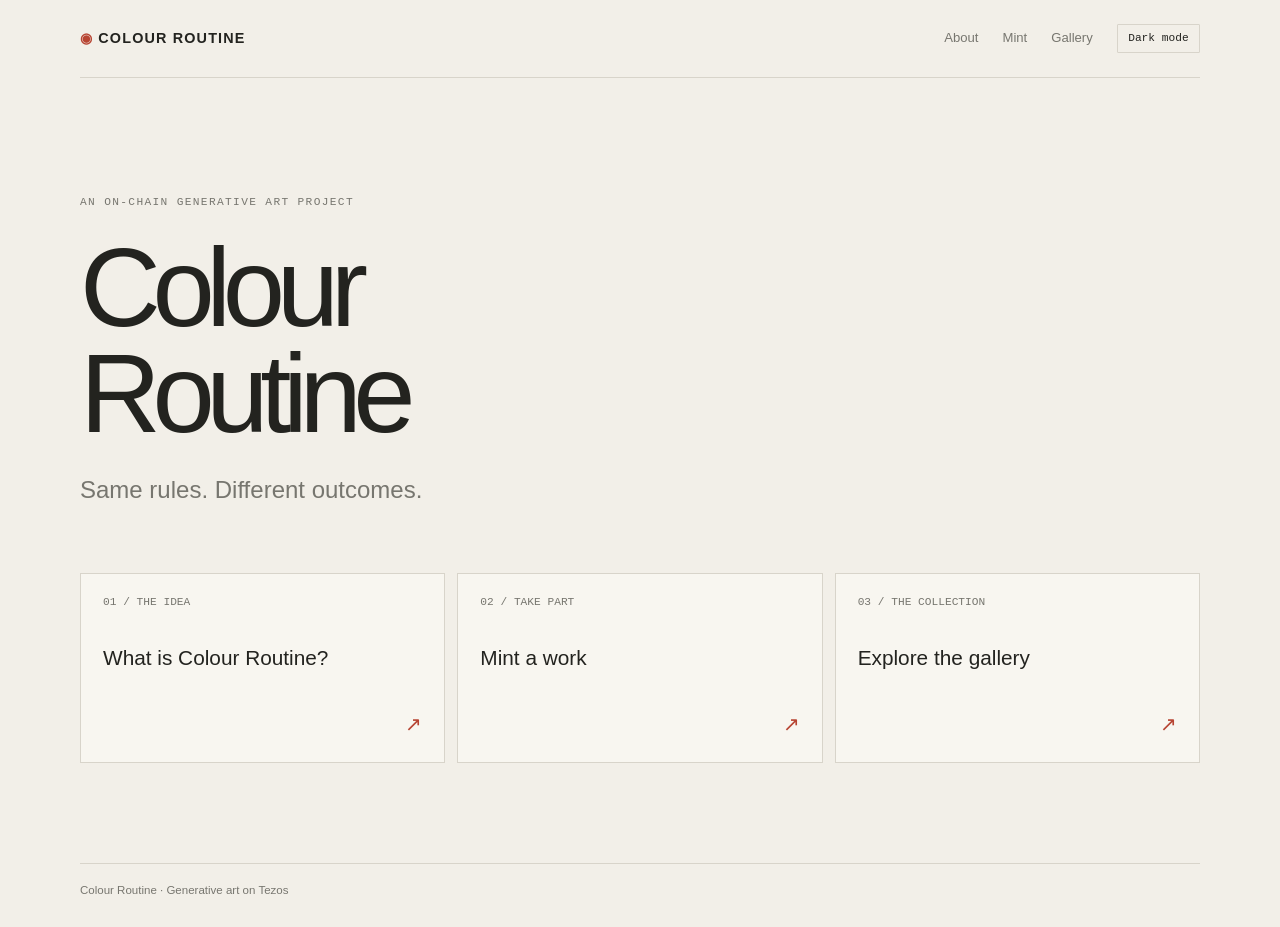
<file: colour-routine/index.html>
<!doctype html>
<html lang="en">
<head>
  <meta charset="utf-8">
  <meta name="viewport" content="width=device-width,initial-scale=1">
  <meta name="theme-color" content="#f2efe8">
  <title>Colour Routine — Same rules. Different outcomes.</title>
  <link rel="stylesheet" href="theme.css">
  <script src="theme.js"></script>
  <style>
    :root{color-scheme:light;--paper:#f2efe8;--ink:#23231f;--muted:#77766f;--line:#d8d4ca;--accent:#b74432;--card:#f8f6f0}
    *{box-sizing:border-box}body{margin:0;background:var(--paper);color:var(--ink);font:15px/1.55 Arial,Helvetica,sans-serif}
    .shell{width:min(1120px,calc(100% - 48px));margin:auto}header{height:78px;display:flex;align-items:center;justify-content:space-between;border-bottom:1px solid var(--line)}
    .brand{font-size:.9rem;letter-spacing:.08em;text-transform:uppercase;font-weight:700}.brand span{color:var(--accent)}nav{display:flex;gap:24px;align-items:center}nav a{color:var(--muted);text-decoration:none;font-size:.82rem}nav a:hover,nav a[aria-current=page]{color:var(--ink)}
    main{padding:clamp(72px,13vh,150px) 0 100px}.eyebrow,.label{font: .7rem/1.4 ui-monospace,SFMono-Regular,Consolas,monospace;letter-spacing:.12em;text-transform:uppercase;color:var(--muted)}
    h1{font-size:clamp(3.1rem,9vw,7rem);line-height:.95;letter-spacing:-.075em;font-weight:500;max-width:850px;margin:24px 0}.tagline{font-size:clamp(1.1rem,2vw,1.5rem);color:var(--muted);margin:0 0 64px}
    .actions{display:grid;grid-template-columns:repeat(3,1fr);gap:12px}.action{min-height:190px;padding:22px;background:var(--card);border:1px solid var(--line);color:var(--ink);text-decoration:none;display:flex;flex-direction:column;justify-content:space-between;transition:transform .2s,border-color .2s}.action:hover{transform:translateY(-3px);border-color:var(--ink)}
    .action small{font: .7rem ui-monospace,SFMono-Regular,Consolas,monospace;color:var(--muted)}.action strong{font-size:1.3rem;font-weight:500}.arrow{align-self:flex-end;color:var(--accent);font-size:1.25rem}footer{border-top:1px solid var(--line);padding:18px 0 28px;color:var(--muted);font-size:.72rem}
    @media(max-width:700px){.shell{width:min(100% - 32px,560px)}header{height:auto;min-height:70px;align-items:flex-start;padding:20px 0;gap:16px;flex-direction:column}nav{gap:16px;flex-wrap:wrap}.actions{grid-template-columns:1fr}.action{min-height:135px}main{padding-top:72px}}
  </style>
</head>
<body>
  <div class="shell">
    <header><a class="brand" href="index.html" style="color:inherit;text-decoration:none"><span>◉</span> Colour Routine</a><nav aria-label="Main navigation"><a href="about.html">About</a><a href="mint.html">Mint</a><a href="gallery.html">Gallery</a><button class="theme-toggle" id="themeToggle" type="button" aria-label="Toggle colour theme">Dark mode</button></nav></header>
    <main>
      <div class="eyebrow">An on-chain generative art project</div>
      <h1>Colour<br>Routine</h1>
      <p class="tagline">Same rules. Different outcomes.</p>
      <section class="actions" aria-label="Explore Colour Routine">
        <a class="action" href="about.html"><small>01 / THE IDEA</small><strong>What is Colour Routine?</strong><span class="arrow">↗</span></a>
        <a class="action" href="mint.html"><small>02 / TAKE PART</small><strong>Mint a work</strong><span class="arrow">↗</span></a>
        <a class="action" href="gallery.html"><small>03 / THE COLLECTION</small><strong>Explore the gallery</strong><span class="arrow">↗</span></a>
      </section>
    </main>
    <footer>Colour Routine · Generative art on Tezos</footer>
  </div>
</body>
</html>
</file>
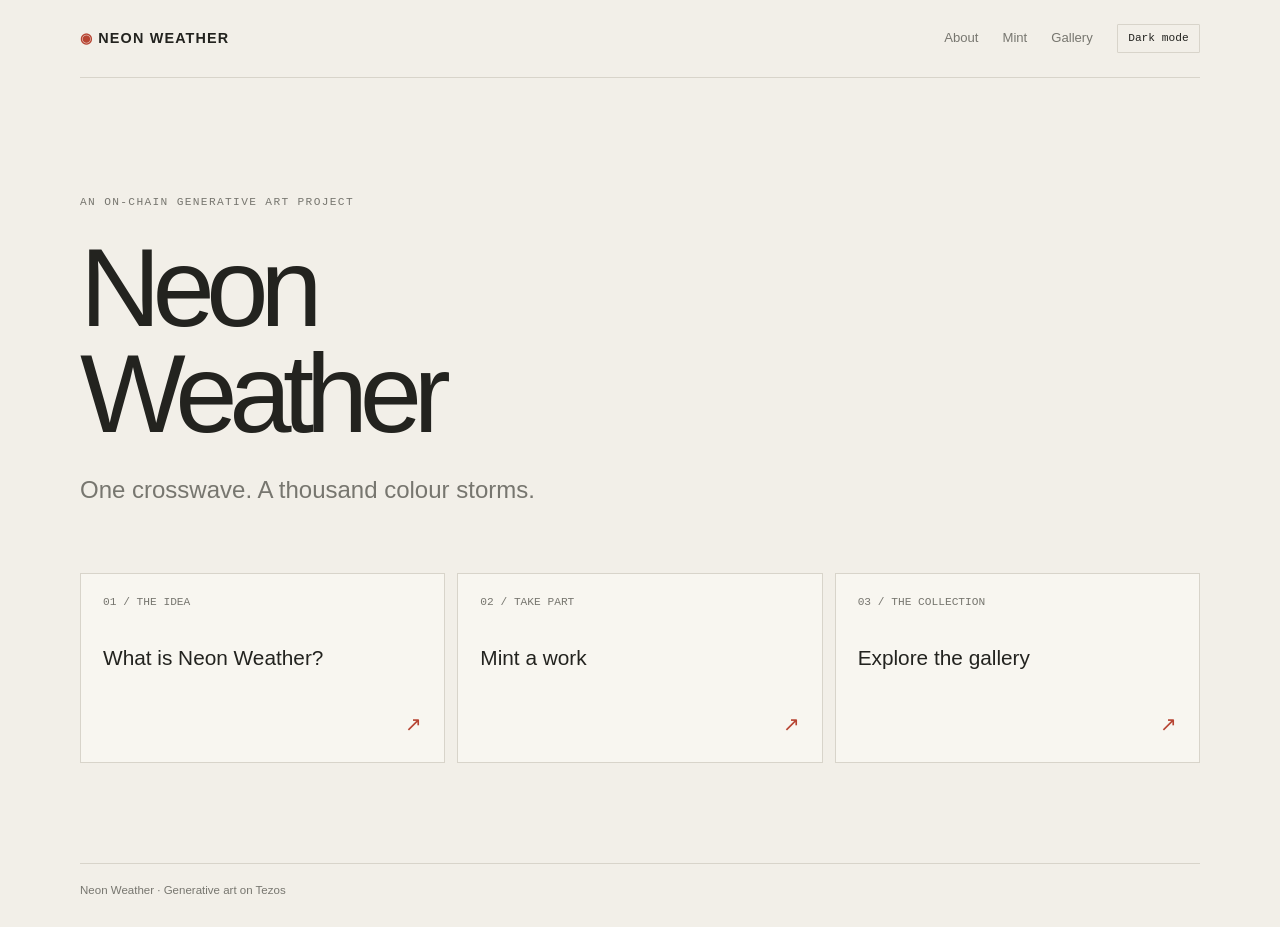
<file: neon-weather/index.html>
<!doctype html>
<html lang="en">
<head>
  <meta charset="utf-8">
  <meta name="viewport" content="width=device-width,initial-scale=1">
  <meta name="theme-color" content="#f2efe8">
  <title>Neon Weather — Same rules. Different outcomes.</title>
  <link rel="stylesheet" href="theme.css">
  <script src="theme.js"></script>
  <style>
    :root{color-scheme:light;--paper:#f2efe8;--ink:#23231f;--muted:#77766f;--line:#d8d4ca;--accent:#b74432;--card:#f8f6f0}
    *{box-sizing:border-box}body{margin:0;background:var(--paper);color:var(--ink);font:15px/1.55 Arial,Helvetica,sans-serif}
    .shell{width:min(1120px,calc(100% - 48px));margin:auto}header{height:78px;display:flex;align-items:center;justify-content:space-between;border-bottom:1px solid var(--line)}
    .brand{font-size:.9rem;letter-spacing:.08em;text-transform:uppercase;font-weight:700}.brand span{color:var(--accent)}nav{display:flex;gap:24px;align-items:center}nav a{color:var(--muted);text-decoration:none;font-size:.82rem}nav a:hover,nav a[aria-current=page]{color:var(--ink)}
    main{padding:clamp(72px,13vh,150px) 0 100px}.eyebrow,.label{font: .7rem/1.4 ui-monospace,SFMono-Regular,Consolas,monospace;letter-spacing:.12em;text-transform:uppercase;color:var(--muted)}
    h1{font-size:clamp(3.1rem,9vw,7rem);line-height:.95;letter-spacing:-.075em;font-weight:500;max-width:850px;margin:24px 0}.tagline{font-size:clamp(1.1rem,2vw,1.5rem);color:var(--muted);margin:0 0 64px}
    .actions{display:grid;grid-template-columns:repeat(3,1fr);gap:12px}.action{min-height:190px;padding:22px;background:var(--card);border:1px solid var(--line);color:var(--ink);text-decoration:none;display:flex;flex-direction:column;justify-content:space-between;transition:transform .2s,border-color .2s}.action:hover{transform:translateY(-3px);border-color:var(--ink)}
    .action small{font: .7rem ui-monospace,SFMono-Regular,Consolas,monospace;color:var(--muted)}.action strong{font-size:1.3rem;font-weight:500}.arrow{align-self:flex-end;color:var(--accent);font-size:1.25rem}footer{border-top:1px solid var(--line);padding:18px 0 28px;color:var(--muted);font-size:.72rem}
    @media(max-width:700px){.shell{width:min(100% - 32px,560px)}header{height:auto;min-height:70px;align-items:flex-start;padding:20px 0;gap:16px;flex-direction:column}nav{gap:16px;flex-wrap:wrap}.actions{grid-template-columns:1fr}.action{min-height:135px}main{padding-top:72px}}
  </style>
</head>
<body>
  <div class="shell">
    <header><a class="brand" href="index.html" style="color:inherit;text-decoration:none"><span>◉</span> Neon Weather</a><nav aria-label="Main navigation"><a href="about.html">About</a><a href="mint.html">Mint</a><a href="gallery.html">Gallery</a><button class="theme-toggle" id="themeToggle" type="button" aria-label="Toggle colour theme">Dark mode</button></nav></header>
    <main>
      <div class="eyebrow">An on-chain generative art project</div>
      <h1>Neon<br>Weather</h1>
      <p class="tagline">One crosswave. A thousand colour storms.</p>
      <section class="actions" aria-label="Explore Neon Weather">
        <a class="action" href="about.html"><small>01 / THE IDEA</small><strong>What is Neon Weather?</strong><span class="arrow">↗</span></a>
        <a class="action" href="mint.html"><small>02 / TAKE PART</small><strong>Mint a work</strong><span class="arrow">↗</span></a>
        <a class="action" href="gallery.html"><small>03 / THE COLLECTION</small><strong>Explore the gallery</strong><span class="arrow">↗</span></a>
      </section>
    </main>
    <footer>Neon Weather · Generative art on Tezos</footer>
  </div>
</body>
</html>
</file>
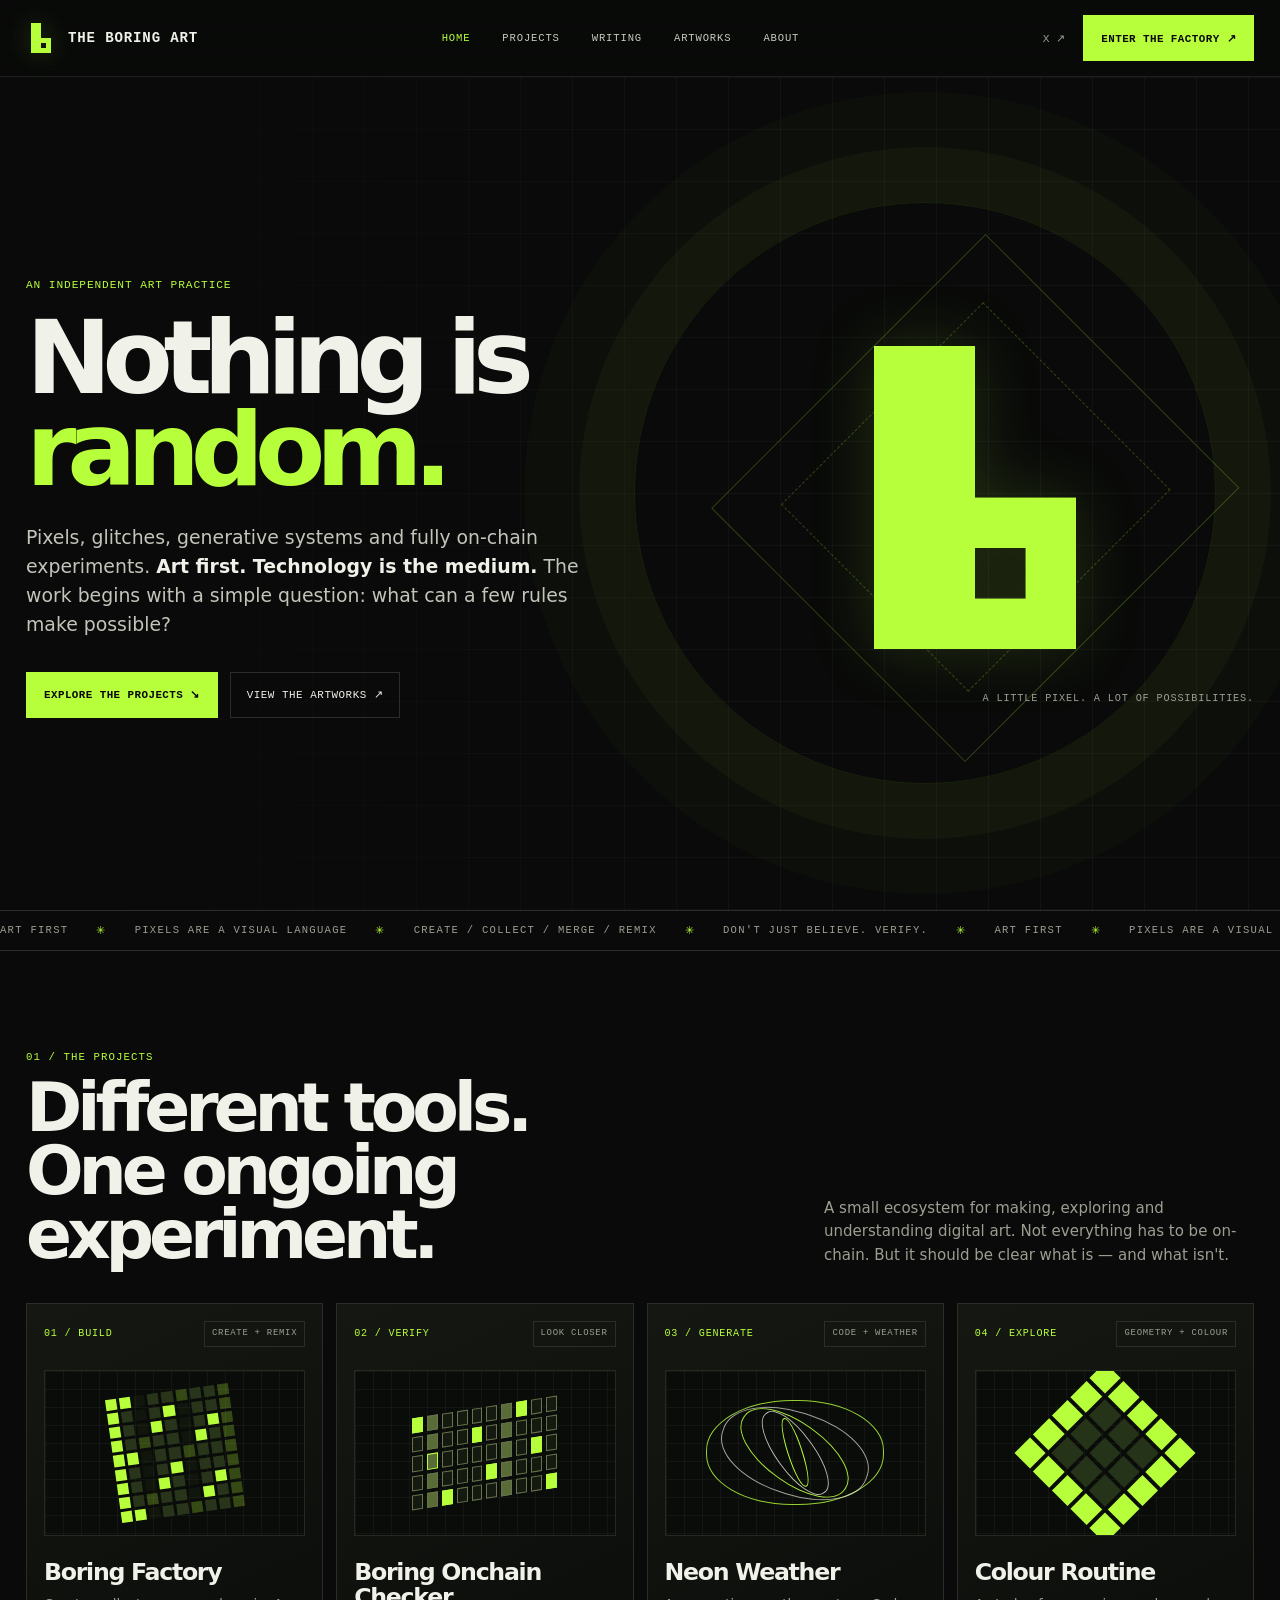
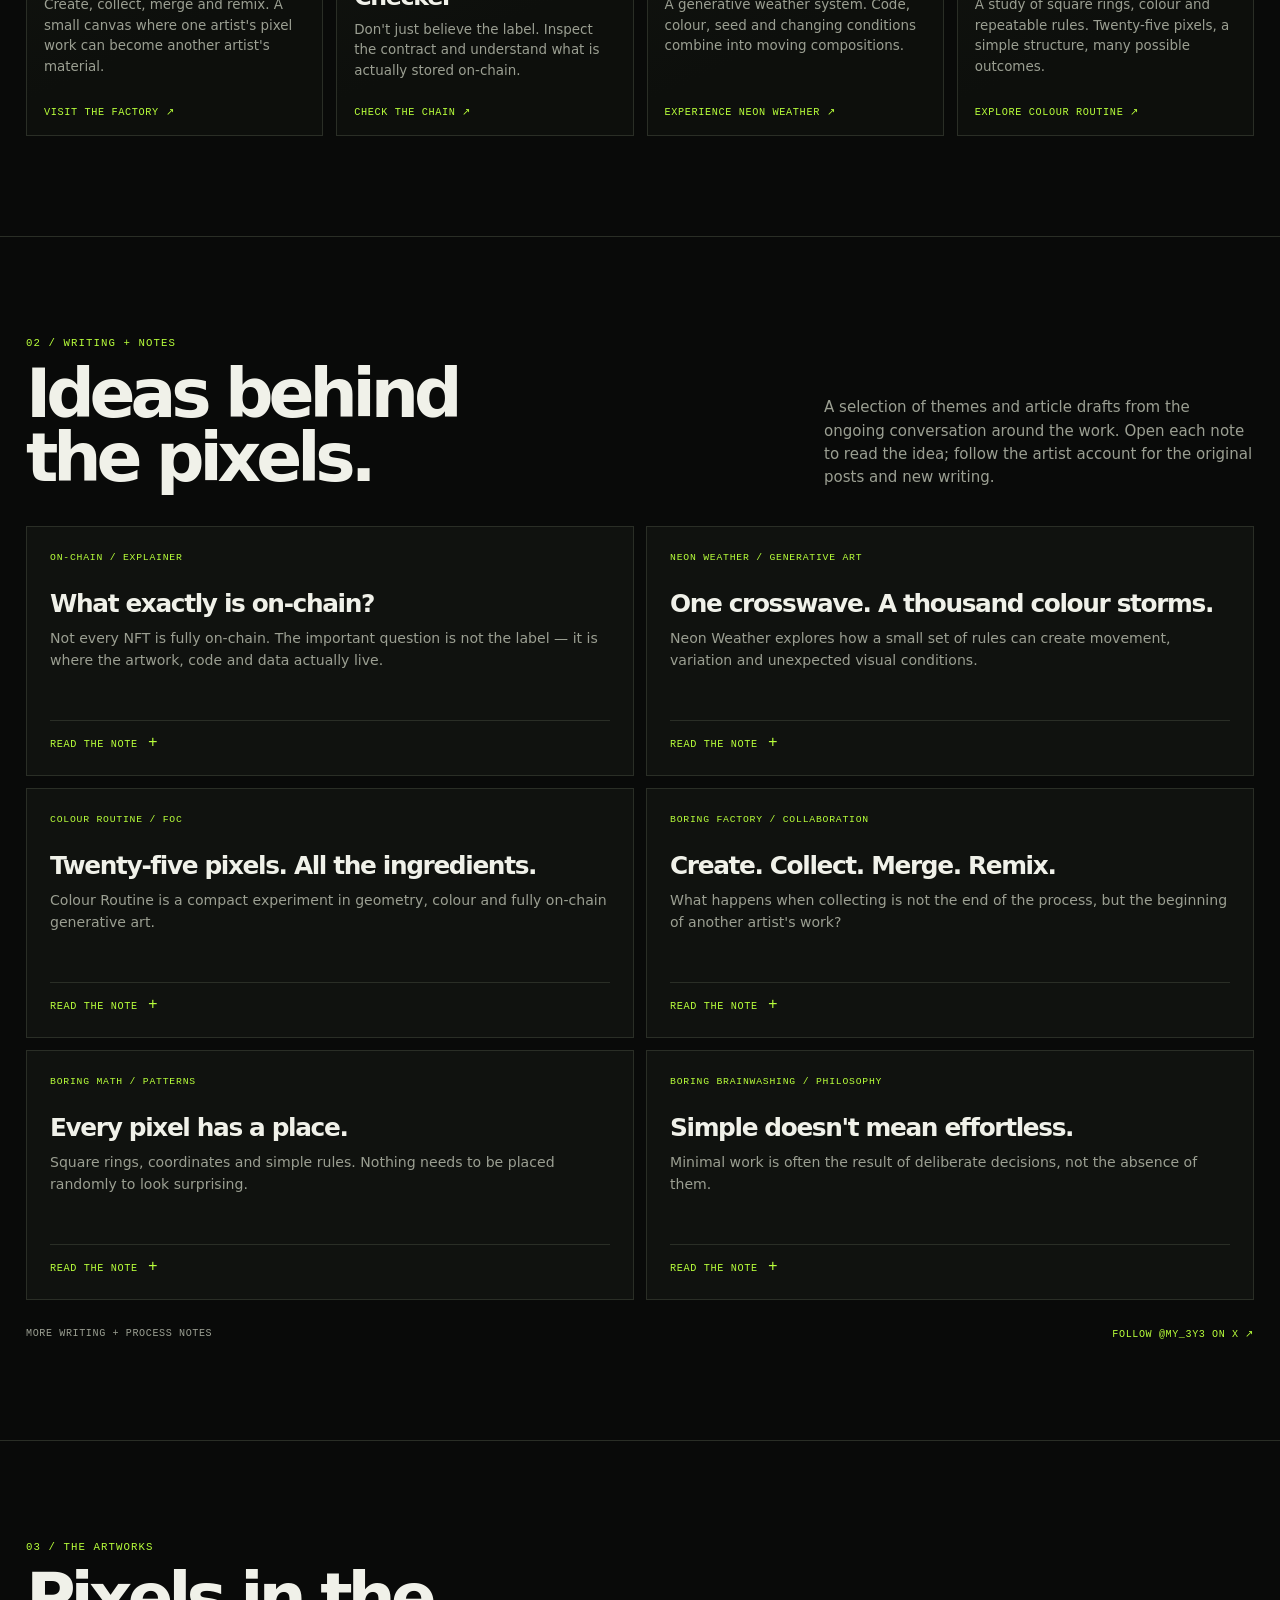
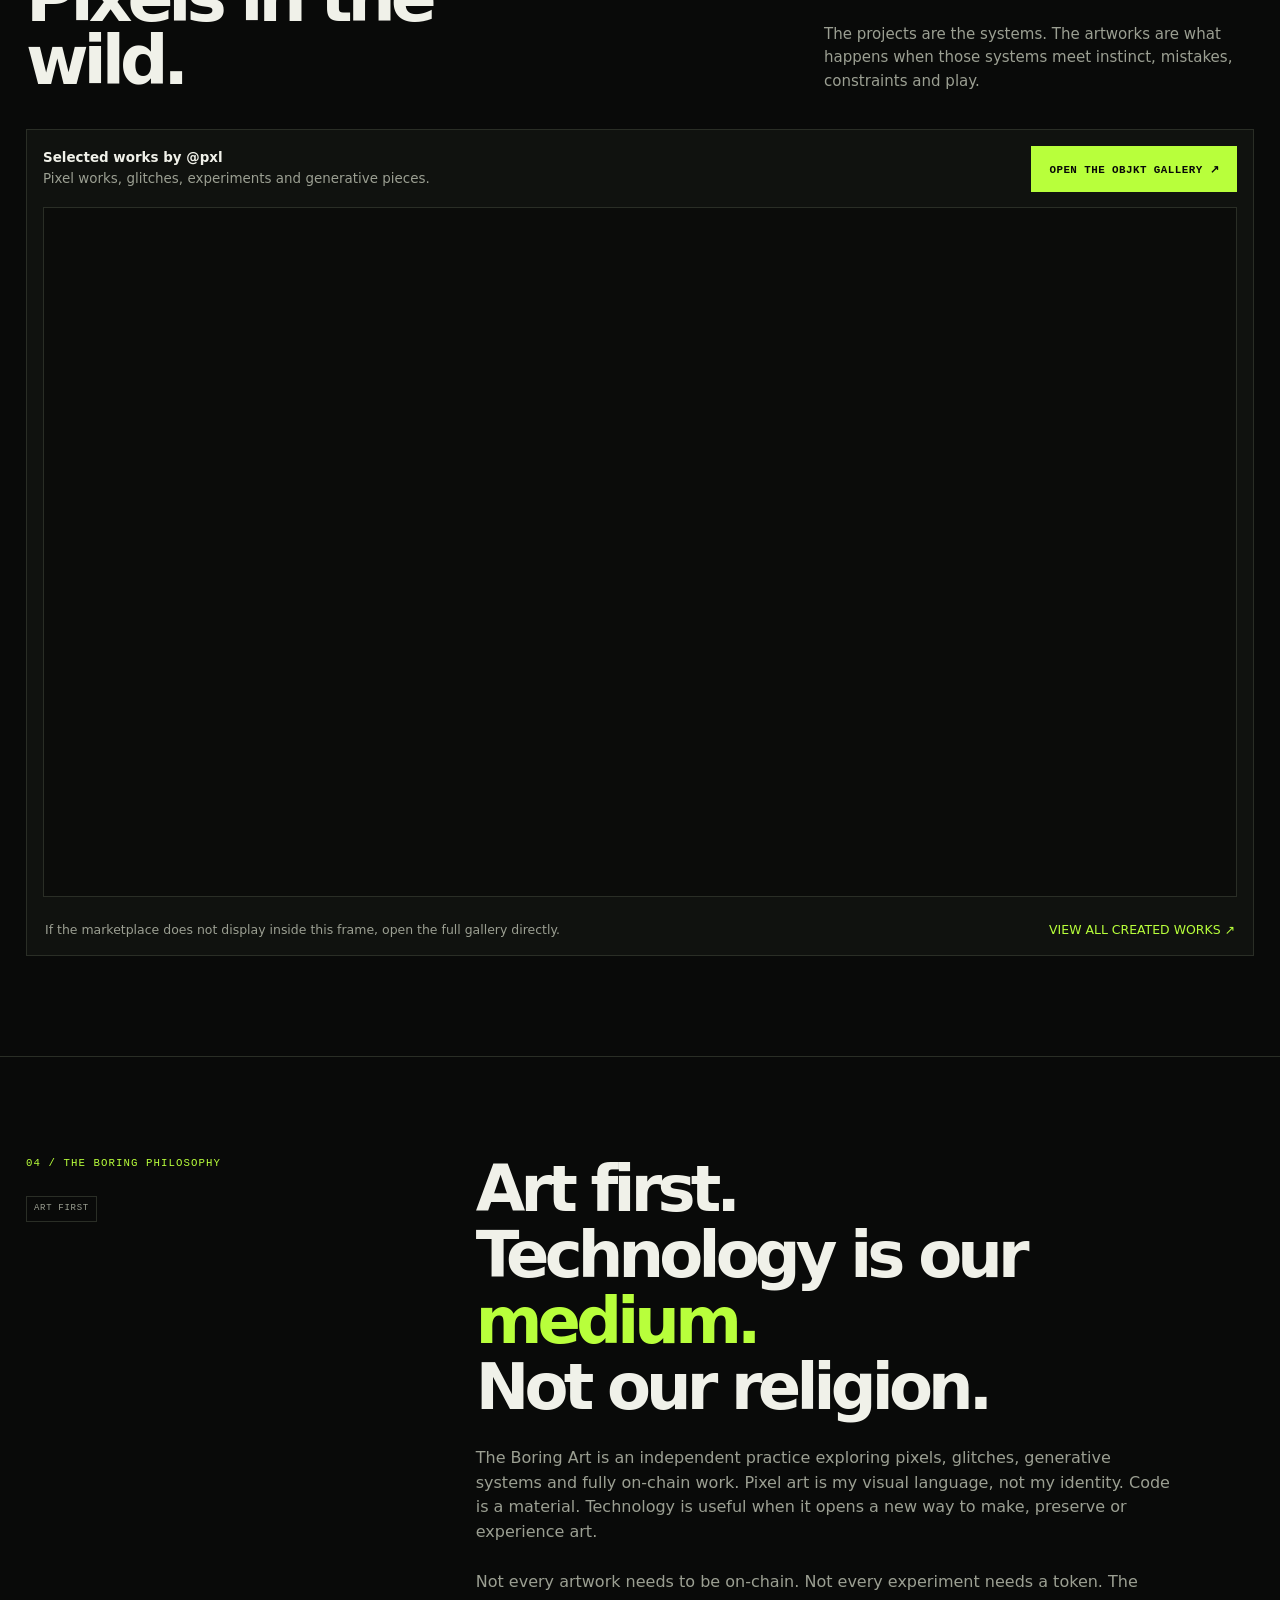
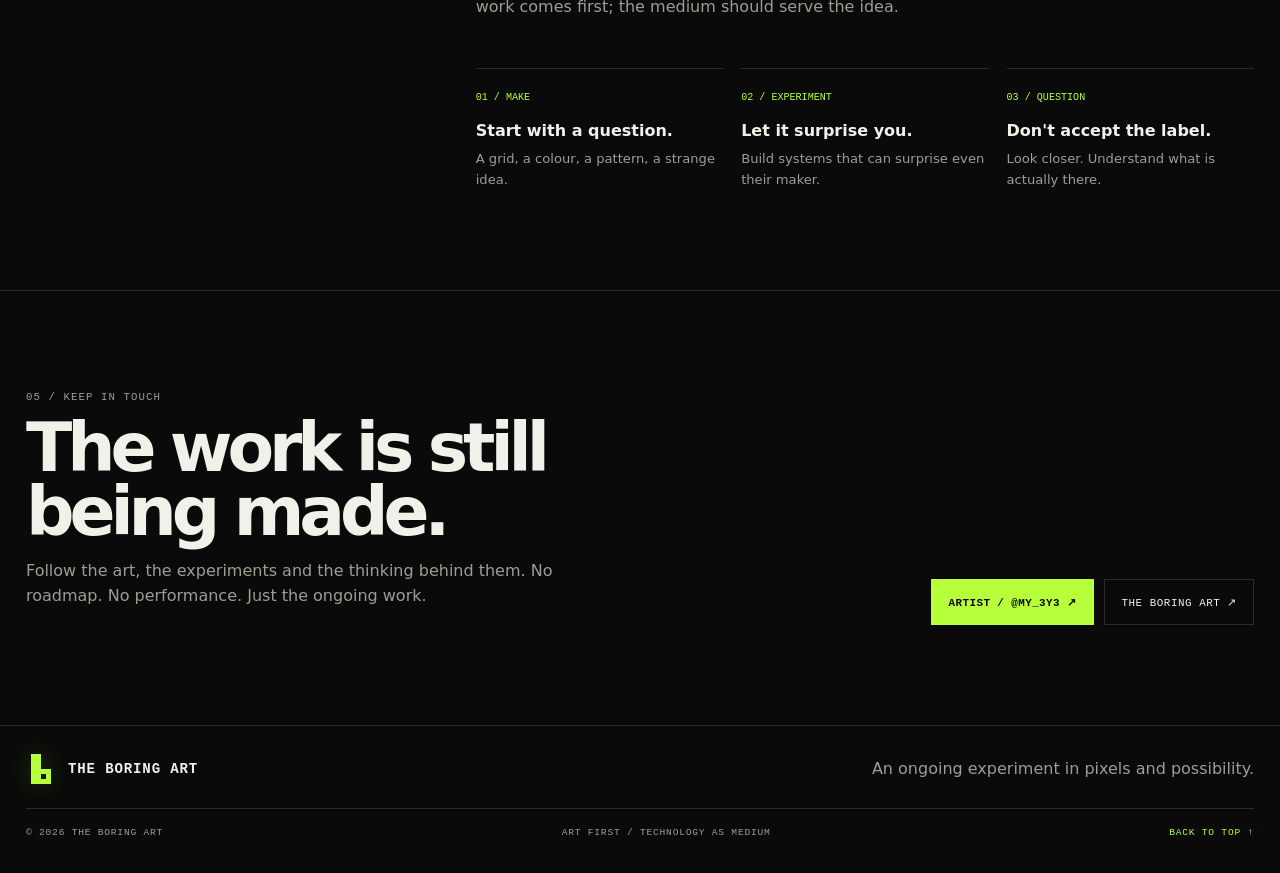
<file: index (11).html>
<!doctype html>
<html lang="en">
<head>
<meta charset="utf-8">
<meta name="viewport" content="width=device-width, initial-scale=1">
<meta name="theme-color" content="#090a09">
<meta name="description" content="The Boring Art — pixels, generative systems, experiments and fully on-chain art. Art first. Technology is the medium.">
<title>The Boring Art — Pixels, Systems & Experiments</title>
<style>
:root{--bg:#090a09;--panel:#10120f;--panel2:#151813;--ink:#f0f1e9;--muted:#9b9f92;--line:#2a2e26;--acid:#b8ff3b;--acid2:#d2ff82;--max:1240px;--mono:"SFMono-Regular",Consolas,"Liberation Mono",monospace;--sans:Inter,ui-sans-serif,system-ui,-apple-system,BlinkMacSystemFont,"Segoe UI",sans-serif}
*{box-sizing:border-box}html{scroll-behavior:smooth;scroll-padding-top:90px}body{margin:0;background:var(--bg);color:var(--ink);font-family:var(--sans);line-height:1.55;-webkit-font-smoothing:antialiased}
a{color:inherit;text-decoration:none}a:focus-visible,button:focus-visible{outline:2px solid var(--acid);outline-offset:4px}::selection{background:var(--acid);color:#080908}
.wrap{width:min(var(--max),calc(100% - 52px));margin:auto}.mono,.eyebrow,.navlinks,.meta,.index,.tag,.footerline{font-family:var(--mono);text-transform:uppercase;letter-spacing:.08em}
.eyebrow{font-size:.7rem;color:var(--acid);margin:0 0 18px}.muted{color:var(--muted)}
header{position:sticky;top:0;z-index:30;background:rgba(9,10,9,.9);backdrop-filter:blur(18px);border-bottom:1px solid rgba(255,255,255,.09)}
.nav{height:76px;display:flex;align-items:center;justify-content:space-between;gap:24px}
.brand{display:flex;align-items:center;gap:12px;font:600 .88rem var(--mono);letter-spacing:.06em;white-space:nowrap}.brand img{width:30px;height:30px;object-fit:contain;filter:drop-shadow(0 0 12px #b8ff3b33)}
.navlinks{display:flex;align-items:center;gap:clamp(14px,2.5vw,34px);font-size:.66rem;color:#c8cbbf}.navlinks a{transition:color .2s}.navlinks a:hover,.navlinks .active{color:var(--acid)}
.navright{display:flex;align-items:center;gap:18px}.social{font: .7rem var(--mono);color:var(--muted)}.social:hover{color:var(--acid)}
.cta{display:inline-flex;align-items:center;justify-content:center;gap:12px;min-height:46px;padding:0 17px;border:1px solid var(--acid);background:var(--acid);color:#080908;font:700 .68rem var(--mono);text-transform:uppercase;letter-spacing:.04em;transition:.2s}.cta:hover{background:var(--acid2);transform:translateY(-2px)}
.menu{display:none;background:transparent;border:1px solid var(--line);color:var(--ink);padding:9px 12px;font: .7rem var(--mono)}
.hero{position:relative;overflow:hidden;border-bottom:1px solid var(--line);min-height:650px;display:flex;align-items:center}
.hero:before{content:"";position:absolute;inset:0;background-image:linear-gradient(rgba(255,255,255,.035) 1px,transparent 1px),linear-gradient(90deg,rgba(255,255,255,.035) 1px,transparent 1px);background-size:52px 52px;mask-image:linear-gradient(90deg,transparent,black 60%);pointer-events:none}
.hero:after{content:"";position:absolute;width:580px;height:580px;border:1px solid #b8ff3b18;border-radius:50%;right:5%;top:50%;transform:translateY(-50%);box-shadow:0 0 0 55px #b8ff3b08,0 0 0 110px #b8ff3b05;pointer-events:none}
.hero-inner{position:relative;z-index:2;display:grid;grid-template-columns:1.05fr .95fr;align-items:center;gap:55px;padding:100px 0 92px}
h1{font-size:clamp(3.8rem,8vw,7.5rem);line-height:.89;letter-spacing:-.09em;margin:0;font-weight:780;max-width:760px}
h1 span{display:block;color:var(--acid)}
.lead{font-size:clamp(1rem,1.5vw,1.18rem);color:#c2c5ba;max-width:560px;margin:28px 0 0}.lead strong{color:var(--ink);font-weight:600}
.hero-actions{display:flex;gap:12px;flex-wrap:wrap;margin-top:32px}.ghost{display:inline-flex;align-items:center;gap:10px;min-height:46px;padding:0 16px;border:1px solid var(--line);font: .68rem var(--mono);text-transform:uppercase;letter-spacing:.05em}.ghost:hover{border-color:var(--acid);color:var(--acid)}
.hero-mark{min-height:430px;display:grid;place-items:center;position:relative}
.mark-frame{width:min(82%,390px);aspect-ratio:1;display:grid;place-items:center;position:relative}
.mark-frame:before,.mark-frame:after{content:"";position:absolute;inset:4%;border:1px solid #b8ff3b3b;transform:rotate(45deg);animation:turn 55s linear infinite}
.mark-frame:after{inset:16%;border-style:dashed;animation-direction:reverse;animation-duration:75s}
.mark-frame img{position:relative;z-index:2;width:72%;height:72%;object-fit:contain;filter:drop-shadow(0 0 32px #b8ff3b26)}
@keyframes turn{to{transform:rotate(405deg)}}
.mark-caption{position:absolute;bottom:2%;right:0;color:var(--muted);font: .64rem var(--mono);letter-spacing:.08em;text-transform:uppercase}
.ticker{overflow:hidden;border-bottom:1px solid var(--line);white-space:nowrap;padding:13px 0;color:var(--muted);font:.66rem var(--mono);letter-spacing:.12em}
.ticker-track{display:flex;gap:28px;width:max-content;animation:marquee 44s linear infinite}.ticker b{color:var(--acid);font-weight:400}@keyframes marquee{to{transform:translateX(-50%)}}
section{padding:100px 0;border-bottom:1px solid var(--line)}.section-head{display:flex;align-items:end;justify-content:space-between;gap:35px;margin-bottom:36px}
.kicker{font:.67rem var(--mono);color:var(--acid);letter-spacing:.1em;text-transform:uppercase;margin:0 0 13px}
h2{font-size:clamp(2.7rem,5.3vw,5.1rem);line-height:.94;letter-spacing:-.075em;margin:0;font-weight:740}
.intro{max-width:430px;color:var(--muted);margin:0;font-size:.94rem}
.projects{display:grid;grid-template-columns:repeat(4,minmax(0,1fr));gap:13px}
.project{min-height:400px;background:linear-gradient(155deg,#151812,#0d0f0c 70%);border:1px solid var(--line);padding:17px;display:flex;flex-direction:column;position:relative;overflow:hidden;transition:.25s}
.project:hover{border-color:#b8ff3b88;transform:translateY(-4px)}
.project-head{display:flex;justify-content:space-between;align-items:center;gap:10px}.index{font-size:.63rem;color:var(--acid)}.tag{font-size:.56rem;color:var(--muted);border:1px solid var(--line);padding:5px 7px}
.visual{height:166px;margin:23px 0 24px;display:grid;place-items:center;position:relative;overflow:hidden;background:#0a0c09;border:1px solid #252a21}
.visual:before{content:"";position:absolute;inset:0;background-image:linear-gradient(#ffffff0a 1px,transparent 1px),linear-gradient(90deg,#ffffff0a 1px,transparent 1px);background-size:18px 18px}
.project h3{font-size:1.48rem;line-height:1.05;letter-spacing:-.055em;margin:0 0 10px}.project p{color:var(--muted);font-size:.84rem;margin:0}
.project-link{margin-top:auto;padding-top:23px;color:var(--acid);font:.64rem var(--mono);letter-spacing:.06em;text-transform:uppercase}
.project-link span{display:inline-block;transition:transform .2s}.project-link:hover span{transform:translate(4px,-4px)}
/* Small original visual studies for the four live tools */
.factory-grid{width:124px;aspect-ratio:1;display:grid;grid-template-columns:repeat(9,1fr);gap:3px;transform:rotate(-8deg)}
.factory-grid i{background:#28351b}.factory-grid i:nth-child(9n+1),.factory-grid i:nth-child(9n+9),.factory-grid i:nth-child(4n+2){background:var(--acid)}.factory-grid i:nth-child(3n){opacity:.25}
.checker-grid{width:145px;height:92px;display:grid;grid-template-columns:repeat(10,1fr);gap:4px;transform:skewY(-9deg)}
.checker-grid i{border:1px solid #66734c;background:#151a11}.checker-grid i:nth-child(7n+1){background:var(--acid);border-color:var(--acid)}.checker-grid i:nth-child(5n+2){background:#596c37}
.weather-lines{width:190px;height:125px;position:relative}.weather-lines i{position:absolute;inset:var(--inset);border:1px solid var(--acid);border-radius:48%;transform:rotate(var(--rot));animation:drift 7s ease-in-out infinite alternate;opacity:var(--op)}.weather-lines i:nth-child(even){border-color:#f0f1e9;animation-delay:-2s}@keyframes drift{to{transform:rotate(calc(var(--rot) + 20deg)) scale(.88)}}
.ring-grid{width:128px;height:128px;display:grid;grid-template-columns:repeat(5,1fr);gap:4px;transform:rotate(45deg)}.ring-grid i{background:#253319}.ring-grid i:nth-child(1),.ring-grid i:nth-child(2),.ring-grid i:nth-child(3),.ring-grid i:nth-child(4),.ring-grid i:nth-child(5),.ring-grid i:nth-child(6),.ring-grid i:nth-child(10),.ring-grid i:nth-child(11),.ring-grid i:nth-child(15),.ring-grid i:nth-child(16),.ring-grid i:nth-child(20),.ring-grid i:nth-child(21),.ring-grid i:nth-child(22),.ring-grid i:nth-child(23),.ring-grid i:nth-child(24),.ring-grid i:nth-child(25){background:var(--acid)}
/* Writing archive */
.articles{display:grid;grid-template-columns:repeat(2,minmax(0,1fr));gap:12px}
.article{background:var(--panel);border:1px solid var(--line);padding:23px;min-height:250px;display:flex;flex-direction:column;transition:border-color .2s}
.article:hover{border-color:#b8ff3b77}.article .meta{font-size:.61rem;color:var(--acid)}.article h3{font-size:1.55rem;letter-spacing:-.055em;line-height:1.08;margin:26px 0 11px}.article p{color:var(--muted);font-size:.88rem;margin:0 0 16px}
.article details{margin-top:auto;border-top:1px solid var(--line);padding-top:13px}.article summary{cursor:pointer;color:var(--acid);font:.64rem var(--mono);letter-spacing:.06em;text-transform:uppercase;list-style:none}.article summary::-webkit-details-marker{display:none}.article summary:after{content:" +";font-size:1rem}.article details[open] summary:after{content:" −"}.article .expanded{color:#c6c9be;font-size:.86rem;line-height:1.7;padding-top:12px}
.article-footer{display:flex;justify-content:space-between;align-items:center;gap:16px;margin-top:28px;color:var(--muted);font:.63rem var(--mono);text-transform:uppercase;letter-spacing:.06em}.article-footer a{color:var(--acid)}
/* Marketplace live embed */
.market-panel{border:1px solid var(--line);background:var(--panel);padding:16px}
.market-top{display:flex;align-items:center;justify-content:space-between;gap:20px;margin-bottom:15px}.market-top p{margin:0;color:var(--muted);font-size:.84rem}
.market-frame{width:100%;height:690px;border:1px solid var(--line);background:#0b0c0a}
.market-fallback{display:flex;justify-content:space-between;align-items:center;gap:20px;padding:15px 2px 0;color:var(--muted);font-size:.78rem}
.philosophy{display:grid;grid-template-columns:.65fr 1.35fr;gap:75px}.philosophy-side{display:flex;flex-direction:column;align-items:flex-start;gap:14px}
.quote{font-size:clamp(2.5rem,5vw,5.3rem);font-weight:680;line-height:1.03;letter-spacing:-.075em;margin:0;max-width:900px}.quote em{font-style:normal;color:var(--acid)}
.philosophy-copy>p{max-width:700px;color:var(--muted);margin:25px 0 0}
.principles{display:grid;grid-template-columns:repeat(3,1fr);gap:18px;margin-top:48px}.principle{border-top:1px solid var(--line);padding-top:14px}.principle span{font:.63rem var(--mono);color:var(--acid)}.principle h3{font-size:1rem;margin:12px 0 5px}.principle p{font-size:.82rem;color:var(--muted);margin:0}
.connect{display:grid;grid-template-columns:1fr auto;align-items:end;gap:30px}.connect h2{max-width:780px}.connect p{color:var(--muted);max-width:540px}.connect-actions{display:flex;gap:10px;flex-wrap:wrap;justify-content:flex-end}
footer{padding:28px 0 32px}.foot-top{display:flex;justify-content:space-between;align-items:center;gap:20px;padding-bottom:24px}.footerline{display:flex;justify-content:space-between;gap:20px;border-top:1px solid var(--line);padding-top:17px;color:var(--muted);font-size:.6rem}
@media(max-width:980px){.projects{grid-template-columns:repeat(2,1fr)}.hero-inner{gap:25px}.hero-mark{min-height:350px}.philosophy{gap:35px}}
@media(max-width:700px){.wrap{width:calc(100% - 34px)}.nav{height:66px}.menu{display:block}.navlinks{display:none;position:absolute;top:66px;left:0;right:0;padding:20px 22px 24px;background:#090a09;border-bottom:1px solid var(--line);flex-direction:column;align-items:flex-start;gap:19px}.navlinks.open{display:flex}.navright .social,.navright .cta{display:none}.hero{min-height:0}.hero-inner{grid-template-columns:1fr;padding:76px 0 45px}.hero-mark{min-height:300px}.mark-frame{width:min(75%,290px)}.mark-caption{right:4%;bottom:0}.hero:after{width:350px;height:350px;right:-25%;top:68%}section{padding:76px 0}.section-head{display:block}.intro{margin-top:18px}.projects{grid-template-columns:1fr}.project{min-height:370px}.articles{grid-template-columns:1fr}.article{min-height:230px}.market-top,.market-fallback{align-items:flex-start;flex-direction:column}.market-frame{height:560px}.philosophy{grid-template-columns:1fr;gap:28px}.principles{grid-template-columns:1fr;gap:22px}.connect{grid-template-columns:1fr}.connect-actions{justify-content:flex-start}.foot-top,.footerline{flex-direction:column;align-items:flex-start}.footerline{line-height:1.8}}
@media(prefers-reduced-motion:reduce){*,*:before,*:after{animation-duration:.01ms!important;animation-iteration-count:1!important;scroll-behavior:auto!important;transition-duration:.01ms!important}}
</style>
</head>
<body>
<header><div class="wrap nav">
<a class="brand" href="#top"><img src="boring-mark.png" alt=""><span>THE BORING ART</span></a>
<button class="menu" id="menu" aria-expanded="false" aria-controls="links">MENU +</button>
<nav class="navlinks" id="links"><a class="active" href="#top">HOME</a><a href="#projects">PROJECTS</a><a href="#writing">WRITING</a><a href="#works">ARTWORKS</a><a href="#about">ABOUT</a></nav>
<div class="navright"><a class="social" href="https://x.com/My_3y3" target="_blank" rel="noopener">X ↗</a><a class="cta" href="/boringfactory/">ENTER THE FACTORY ↗</a></div>
</div></header>
<main id="top">
<section class="hero"><div class="wrap hero-inner">
<div><p class="eyebrow">AN INDEPENDENT ART PRACTICE</p>
<h1>Nothing is <span>random.</span></h1>
<p class="lead">Pixels, glitches, generative systems and fully on-chain experiments. <strong>Art first. Technology is the medium.</strong> The work begins with a simple question: what can a few rules make possible?</p>
<div class="hero-actions"><a class="cta" href="#projects">EXPLORE THE PROJECTS ↘</a><a class="ghost" href="#works">VIEW THE ARTWORKS ↗</a></div></div>
<div class="hero-mark" aria-label="The Boring Art pixel mark"><div class="mark-frame"><img src="boring-mark.png" alt="The Boring Art pixel mark"></div><span class="mark-caption">A LITTLE PIXEL. A LOT OF POSSIBILITIES.</span></div>
</div></section>
<div class="ticker" aria-hidden="true"><div class="ticker-track"><span>ART FIRST</span><b>✳</b><span>PIXELS ARE A VISUAL LANGUAGE</span><b>✳</b><span>CREATE / COLLECT / MERGE / REMIX</span><b>✳</b><span>DON'T JUST BELIEVE. VERIFY.</span><b>✳</b><span>ART FIRST</span><b>✳</b><span>PIXELS ARE A VISUAL LANGUAGE</span><b>✳</b><span>CREATE / COLLECT / MERGE / REMIX</span><b>✳</b><span>DON'T JUST BELIEVE. VERIFY.</span><b>✳</b></div></div>

<section id="projects"><div class="wrap">
<div class="section-head"><div><p class="kicker">01 / THE PROJECTS</p><h2>Different tools.<br>One ongoing experiment.</h2></div><p class="intro">A small ecosystem for making, exploring and understanding digital art. Not everything has to be on-chain. But it should be clear what is — and what isn't.</p></div>
<div class="projects">
<article class="project"><div class="project-head"><span class="index">01 / BUILD</span><span class="tag">CREATE + REMIX</span></div><div class="visual"><div class="factory-grid" id="factory"></div></div><h3>Boring Factory</h3><p>Create, collect, merge and remix. A small canvas where one artist's pixel work can become another artist's material.</p><a class="project-link" href="/boringfactory/">VISIT THE FACTORY <span>↗</span></a></article>
<article class="project"><div class="project-head"><span class="index">02 / VERIFY</span><span class="tag">LOOK CLOSER</span></div><div class="visual"><div class="checker-grid" id="checker"></div></div><h3>Boring Onchain Checker</h3><p>Don't just believe the label. Inspect the contract and understand what is actually stored on-chain.</p><a class="project-link" href="/boringonchainchecker/">CHECK THE CHAIN <span>↗</span></a></article>
<article class="project"><div class="project-head"><span class="index">03 / GENERATE</span><span class="tag">CODE + WEATHER</span></div><div class="visual"><div class="weather-lines"><i style="--inset:8% 3%;--rot:0deg;--op:.8"></i><i style="--inset:17% 10%;--rot:18deg;--op:.65"></i><i style="--inset:26% 17%;--rot:36deg;--op:.9"></i><i style="--inset:35% 24%;--rot:54deg;--op:.75"></i><i style="--inset:44% 31%;--rot:72deg;--op:1"></i></div></div><h3>Neon Weather</h3><p>A generative weather system. Code, colour, seed and changing conditions combine into moving compositions.</p><a class="project-link" href="/neon-weather/">EXPERIENCE NEON WEATHER <span>↗</span></a></article>
<article class="project"><div class="project-head"><span class="index">04 / EXPLORE</span><span class="tag">GEOMETRY + COLOUR</span></div><div class="visual"><div class="ring-grid" id="rings"></div></div><h3>Colour Routine</h3><p>A study of square rings, colour and repeatable rules. Twenty-five pixels, a simple structure, many possible outcomes.</p><a class="project-link" href="/colour-routine/">EXPLORE COLOUR ROUTINE <span>↗</span></a></article>
</div></div></section>

<section id="writing"><div class="wrap">
<div class="section-head"><div><p class="kicker">02 / WRITING + NOTES</p><h2>Ideas behind<br>the pixels.</h2></div><p class="intro">A selection of themes and article drafts from the ongoing conversation around the work. Open each note to read the idea; follow the artist account for the original posts and new writing.</p></div>
<div class="articles">
<article class="article"><span class="meta">ON-CHAIN / EXPLAINER</span><h3>What exactly is on-chain?</h3><p>Not every NFT is fully on-chain. The important question is not the label — it is where the artwork, code and data actually live.</p><details><summary>READ THE NOTE</summary><div class="expanded">A token can live on a blockchain while the image it points to lives somewhere else. A fully on-chain generative work takes another approach: the rules, the seed and the material needed to recreate the output can be stored with the contract. The distinction matters. If a front-end disappears, can the work still be found, understood and reconstructed? That is the question behind the Boring Onchain Checker and the experiments built around it.</div></details></article>
<article class="article"><span class="meta">NEON WEATHER / GENERATIVE ART</span><h3>One crosswave. A thousand colour storms.</h3><p>Neon Weather explores how a small set of rules can create movement, variation and unexpected visual conditions.</p><details><summary>READ THE NOTE</summary><div class="expanded">The work is not a collection of pre-made images. It is a system. Code establishes the behaviour; a seed gives each output its own starting point; colour and motion turn those rules into an experience. The interesting part is the space between control and surprise — a system designed by an artist, capable of producing outcomes the artist did not individually draw.</div></details></article>
<article class="article"><span class="meta">COLOUR ROUTINE / FOC</span><h3>Twenty-five pixels. All the ingredients.</h3><p>Colour Routine is a compact experiment in geometry, colour and fully on-chain generative art.</p><details><summary>READ THE NOTE</summary><div class="expanded">A small grid can hold a complete system. In Colour Routine, the generator, seed and resulting artwork are part of the on-chain work. The code is not just a tool used before minting; it is part of what the artwork is. The visual result is one expression of the rules, not the whole story.</div></details></article>
<article class="article"><span class="meta">BORING FACTORY / COLLABORATION</span><h3>Create. Collect. Merge. Remix.</h3><p>What happens when collecting is not the end of the process, but the beginning of another artist's work?</p><details><summary>READ THE NOTE</summary><div class="expanded">Boring Factory starts with a simple idea: your pixel art can become someone else's pixel art. A small work can be collected, combined and remixed into something larger. The collector becomes a collaborator, and the artwork becomes material for the next artwork. It is less about making one perfect image and more about building a system that keeps making new possibilities.</div></details></article>
<article class="article"><span class="meta">BORING MATH / PATTERNS</span><h3>Every pixel has a place.</h3><p>Square rings, coordinates and simple rules. Nothing needs to be placed randomly to look surprising.</p><details><summary>READ THE NOTE</summary><div class="expanded">A pixel grid is a set of positions. Each cell has an x and y coordinate. Once a rule is applied to those coordinates, patterns begin to appear: square rings, symmetry, repetition and controlled imbalance. The math can be boring. The outcomes don't have to be.</div></details></article>
<article class="article"><span class="meta">BORING BRAINWASHING / PHILOSOPHY</span><h3>Simple doesn't mean effortless.</h3><p>Minimal work is often the result of deliberate decisions, not the absence of them.</p><details><summary>READ THE NOTE</summary><div class="expanded">We are trained to associate complexity with value and simplicity with ease. But a limited palette, a small grid or a repeated shape can demand more decisions, not fewer. The point is not to make everything complicated. It is to notice the thinking inside what looks simple.</div></details></article>
</div>
<div class="article-footer"><span>MORE WRITING + PROCESS NOTES</span><a href="https://x.com/My_3y3" target="_blank" rel="noopener">FOLLOW @MY_3Y3 ON X ↗</a></div>
</div></section>

<section id="works"><div class="wrap">
<div class="section-head"><div><p class="kicker">03 / THE ARTWORKS</p><h2>Pixels in the<br>wild.</h2></div><p class="intro">The projects are the systems. The artworks are what happens when those systems meet instinct, mistakes, constraints and play.</p></div>
<div class="market-panel"><div class="market-top"><p><strong style="color:var(--ink)">Selected works by @pxl</strong><br>Pixel works, glitches, experiments and generative pieces.</p><a class="cta" href="https://objkt.com/@pxl/created" target="_blank" rel="noopener">OPEN THE OBJKT GALLERY ↗</a></div>
<iframe class="market-frame" src="https://objkt.com/@pxl/created" title="Artwork gallery — @pxl on objkt" loading="lazy" referrerpolicy="strict-origin-when-cross-origin"></iframe>
<div class="market-fallback"><span>If the marketplace does not display inside this frame, open the full gallery directly.</span><a href="https://objkt.com/@pxl/created" target="_blank" rel="noopener" style="color:var(--acid)">VIEW ALL CREATED WORKS ↗</a></div></div>
</div></section>

<section id="about"><div class="wrap philosophy">
<div class="philosophy-side"><p class="kicker">04 / THE BORING PHILOSOPHY</p><span class="tag">ART FIRST</span></div>
<div class="philosophy-copy"><blockquote class="quote">Art first.<br>Technology is our <em>medium.</em><br>Not our religion.</blockquote>
<p>The Boring Art is an independent practice exploring pixels, glitches, generative systems and fully on-chain work. Pixel art is my visual language, not my identity. Code is a material. Technology is useful when it opens a new way to make, preserve or experience art.</p>
<p>Not every artwork needs to be on-chain. Not every experiment needs a token. The work comes first; the medium should serve the idea.</p>
<div class="principles"><div class="principle"><span>01 / MAKE</span><h3>Start with a question.</h3><p>A grid, a colour, a pattern, a strange idea.</p></div><div class="principle"><span>02 / EXPERIMENT</span><h3>Let it surprise you.</h3><p>Build systems that can surprise even their maker.</p></div><div class="principle"><span>03 / QUESTION</span><h3>Don't accept the label.</h3><p>Look closer. Understand what is actually there.</p></div></div></div>
</div></section>
<section id="connect"><div class="wrap connect"><div><p class="kicker">05 / KEEP IN TOUCH</p><h2>The work is still<br>being made.</h2><p>Follow the art, the experiments and the thinking behind them. No roadmap. No performance. Just the ongoing work.</p></div><div class="connect-actions"><a class="cta" href="https://x.com/My_3y3" target="_blank" rel="noopener">ARTIST / @MY_3Y3 ↗</a><a class="ghost" href="https://x.com/TheBoringArt" target="_blank" rel="noopener">THE BORING ART ↗</a></div></div></section>
</main>
<footer><div class="wrap"><div class="foot-top"><a class="brand" href="#top"><img src="boring-mark.png" alt=""><span>THE BORING ART</span></a><span class="muted">An ongoing experiment in pixels and possibility.</span></div><div class="footerline"><span>© <span id="year"></span> THE BORING ART</span><span>ART FIRST / TECHNOLOGY AS MEDIUM</span><a href="#top" style="color:var(--acid)">BACK TO TOP ↑</a></div></div></footer>
<script>
const make=(id,n)=>{const el=document.getElementById(id);for(let i=0;i<n;i++)el.appendChild(document.createElement('i'))};
make('factory',81);make('checker',50);make('rings',25);
const menu=document.getElementById('menu'),links=document.getElementById('links');
menu.addEventListener('click',()=>{const open=links.classList.toggle('open');menu.setAttribute('aria-expanded',String(open));menu.textContent=open?'CLOSE −':'MENU +'});
links.querySelectorAll('a').forEach(a=>a.addEventListener('click',()=>{links.classList.remove('open');menu.setAttribute('aria-expanded','false');menu.textContent='MENU +'}));
document.getElementById('year').textContent=new Date().getFullYear();
</script>
</body></html>
</file>
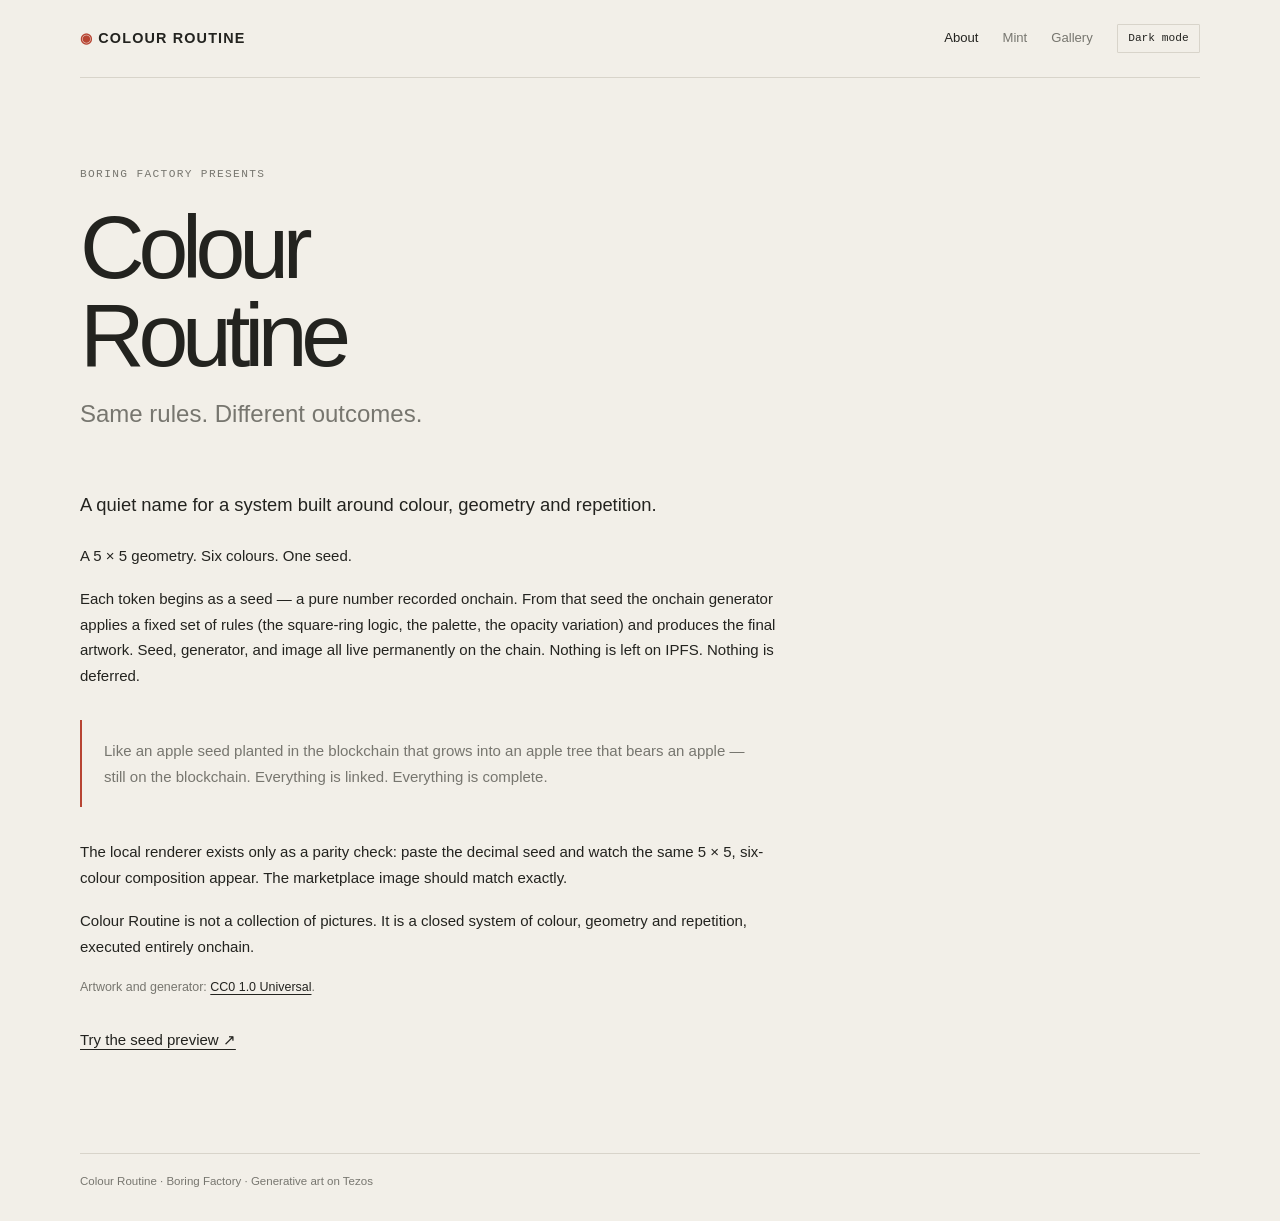
<file: colour-routine/about.html>
<!doctype html>
<html lang="en">
<head>
  <meta charset="utf-8"><meta name="viewport" content="width=device-width,initial-scale=1"><meta name="theme-color" content="#f2efe8">
  <title>What is Colour Routine? — Colour Routine</title>
  <link rel="stylesheet" href="theme.css"><script src="theme.js"></script>
  <style>
    :root{color-scheme:light;--paper:#f2efe8;--ink:#23231f;--muted:#77766f;--line:#d8d4ca;--accent:#b74432}
    *{box-sizing:border-box}body{margin:0;background:var(--paper);color:var(--ink);font:15px/1.7 Arial,Helvetica,sans-serif}.shell{width:min(1120px,calc(100% - 48px));margin:auto}
    header{height:78px;display:flex;align-items:center;justify-content:space-between;border-bottom:1px solid var(--line)}.brand{font-size:.9rem;letter-spacing:.08em;text-transform:uppercase;font-weight:700;color:inherit;text-decoration:none}.brand span{color:var(--accent)}nav{display:flex;gap:24px;align-items:center}nav a{color:var(--muted);text-decoration:none;font-size:.82rem}nav a[aria-current=page]{color:var(--ink)}
    main{padding:clamp(60px,10vh,110px) 0 100px}.eyebrow{font:.7rem ui-monospace,SFMono-Regular,Consolas,monospace;letter-spacing:.12em;text-transform:uppercase;color:var(--muted)}h1{font-size:clamp(2.9rem,7vw,6rem);line-height:.98;letter-spacing:-.07em;font-weight:500;margin:24px 0 14px}.tagline{font-size:clamp(1.15rem,2vw,1.5rem);color:var(--muted);margin:0 0 55px}.body-copy{max-width:700px}.body-copy p{margin:0 0 1.2em}.body-copy strong{font-weight:600}.body-copy .lede{font-size:1.15rem}.body-copy .metaphor{padding:18px 22px;margin:2rem 0;border-left:2px solid var(--accent);background:var(--card);color:var(--muted)}.tool-link{display:inline-block;margin:14px 0 0;color:var(--ink);text-underline-offset:4px}.license-note{font-size:.78rem;color:var(--muted);margin-top:2rem}.license-note a{color:var(--ink);text-underline-offset:3px}footer{border-top:1px solid var(--line);padding:18px 0 28px;color:var(--muted);font-size:.72rem}
    @media(max-width:700px){.shell{width:calc(100% - 32px)}header{height:auto;min-height:70px;align-items:flex-start;padding:20px 0;gap:16px;flex-direction:column}nav{gap:16px;flex-wrap:wrap}.tagline{margin-bottom:38px}}
  </style>
</head>
<body><div class="shell">
  <header><a class="brand" href="index.html"><span>◉</span> Colour Routine</a><nav aria-label="Main navigation"><a href="about.html" aria-current="page">About</a><a href="mint.html">Mint</a><a href="gallery.html">Gallery</a><button class="theme-toggle" id="themeToggle" type="button" aria-label="Toggle colour theme">Dark mode</button></nav></header>
  <main>
    <div class="eyebrow">Boring Factory presents</div>
    <h1>Colour<br>Routine</h1>
    <p class="tagline">Same rules. Different outcomes.</p>
    <article class="body-copy">
      <p class="lede">A quiet name for a system built around colour, geometry and repetition.</p>
      <p>A 5 × 5 geometry. Six colours. One seed.</p>
      <p>Each token begins as a seed — a pure number recorded onchain. From that seed the onchain generator applies a fixed set of rules (the square-ring logic, the palette, the opacity variation) and produces the final artwork. Seed, generator, and image all live permanently on the chain. Nothing is left on IPFS. Nothing is deferred.</p>
      <p class="metaphor">Like an apple seed planted in the blockchain that grows into an apple tree that bears an apple — still on the blockchain. Everything is linked. Everything is complete.</p>
      <p>The local renderer exists only as a parity check: paste the decimal seed and watch the same 5 × 5, six-colour composition appear. The marketplace image should match exactly.</p>
      <p>Colour Routine is not a collection of pictures. It is a closed system of colour, geometry and repetition, executed entirely onchain.</p>
      <p class="license-note">Artwork and generator: <a href="https://creativecommons.org/publicdomain/zero/1.0/" target="_blank" rel="noopener noreferrer">CC0 1.0 Universal</a>.</p>
      <a class="tool-link" href="preview.html">Try the seed preview ↗</a>
    </article>
  </main>
  <footer>Colour Routine · Boring Factory · Generative art on Tezos</footer>
</div></body></html>
</file>
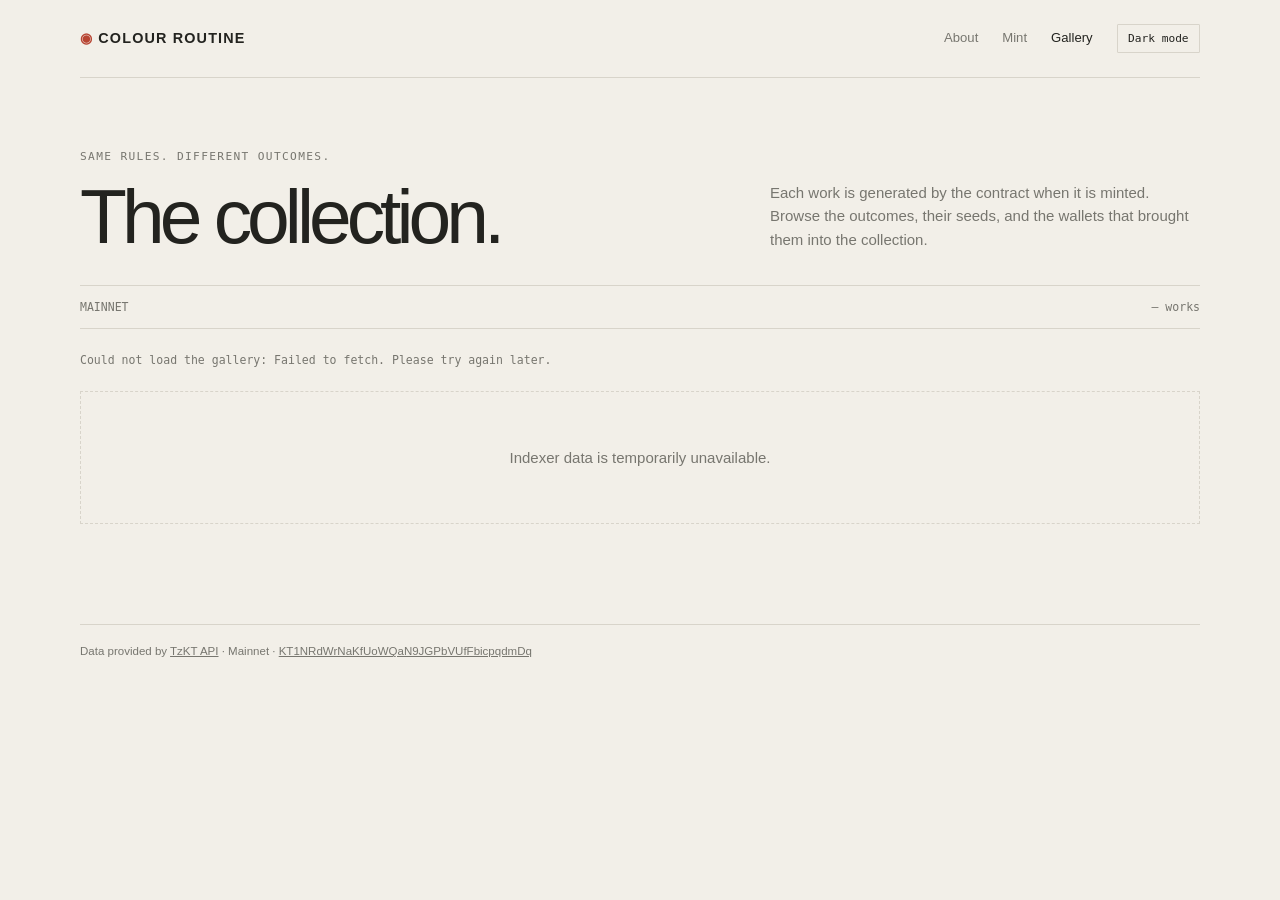
<file: colour-routine/gallery.html>
<!doctype html>
<html lang="en">
<head>
  <meta charset="utf-8"><meta name="viewport" content="width=device-width,initial-scale=1"><meta name="theme-color" content="#f2efe8">
  <title>Gallery — Colour Routine</title>
  <link rel="stylesheet" href="theme.css"><script src="theme.js"></script>
  <style>
    :root{color-scheme:light;--paper:#f2efe8;--ink:#23231f;--muted:#77766f;--line:#d8d4ca;--accent:#b74432;--card:#f8f6f0}
    *{box-sizing:border-box}body{margin:0;background:var(--paper);color:var(--ink);font:15px/1.55 Arial,Helvetica,sans-serif}.shell{width:min(1120px,calc(100% - 48px));margin:auto}
    header{height:78px;display:flex;align-items:center;justify-content:space-between;border-bottom:1px solid var(--line)}.brand{font-size:.9rem;letter-spacing:.08em;text-transform:uppercase;font-weight:700;color:inherit;text-decoration:none}.brand span{color:var(--accent)}nav{display:flex;gap:24px;align-items:center}nav a{color:var(--muted);text-decoration:none;font-size:.82rem}nav a[aria-current=page]{color:var(--ink)}
    main{padding:72px 0 100px}.eyebrow{font:.7rem ui-monospace,SFMono-Regular,Consolas,monospace;letter-spacing:.12em;text-transform:uppercase;color:var(--muted)}.title-row{display:flex;align-items:end;justify-content:space-between;gap:24px;margin:15px 0 12px}h1{font-size:clamp(2.7rem,6vw,5.4rem);line-height:1;letter-spacing:-.065em;font-weight:500;margin:0}.lead{max-width:430px;color:var(--muted);margin:0 0 4px}.controls{display:flex;justify-content:space-between;align-items:center;gap:16px;border-top:1px solid var(--line);border-bottom:1px solid var(--line);padding:14px 0;margin:30px 0 24px}.controls label,.count,.status{font:.72rem ui-monospace,SFMono-Regular,Consolas,monospace;color:var(--muted)}select,button{font:inherit;border:1px solid var(--line);background:var(--paper);color:var(--ink);padding:8px 11px}button{cursor:pointer}button:disabled,select:disabled{opacity:.5;cursor:not-allowed}.status{min-height:1.6em;margin:14px 0 20px}.grid{display:grid;grid-template-columns:repeat(3,minmax(0,1fr));gap:18px}.art-card{background:var(--card);border:1px solid var(--line);min-width:0}.art-link{display:block;aspect-ratio:1/1;padding:16px;background:#fff}.art-link img{width:100%;height:100%;object-fit:contain;image-rendering:pixelated}.art-placeholder{display:grid;place-items:center;color:var(--muted);height:100%;font-size:.75rem}.details{padding:15px 16px 17px}.token-name{font-size:1rem;margin:0 0 14px;font-weight:500}.meta-row{display:grid;grid-template-columns:70px 1fr;gap:10px;margin:6px 0;font:.7rem ui-monospace,SFMono-Regular,Consolas,monospace}.meta-row span:first-child{color:var(--muted);text-transform:uppercase;letter-spacing:.06em}.meta-row a{color:var(--ink);overflow-wrap:anywhere;text-decoration-color:var(--line);text-underline-offset:3px}.empty{padding:54px 20px;border:1px dashed var(--line);text-align:center;color:var(--muted);grid-column:1/-1}footer{border-top:1px solid var(--line);padding:18px 0 28px;color:var(--muted);font-size:.72rem}footer a{color:inherit}
    @media(max-width:760px){.grid{grid-template-columns:repeat(2,minmax(0,1fr))}.title-row{display:block}.lead{margin-top:18px}}@media(max-width:520px){.shell{width:calc(100% - 32px)}header{height:auto;min-height:70px;align-items:flex-start;padding:20px 0;gap:16px;flex-direction:column}nav{gap:16px;flex-wrap:wrap}.grid{grid-template-columns:1fr 1fr;gap:10px}.art-link{padding:8px}.details{padding:11px}.meta-row{grid-template-columns:54px 1fr;font-size:.64rem}.controls{align-items:flex-start;flex-direction:column}}
  </style>
</head>
<body><div class="shell">
  <header><a class="brand" href="index.html"><span>◉</span> Colour Routine</a><nav aria-label="Main navigation"><a href="about.html">About</a><a href="mint.html">Mint</a><a href="gallery.html" aria-current="page">Gallery</a><button class="theme-toggle" id="themeToggle" type="button" aria-label="Toggle colour theme">Dark mode</button></nav></header>
  <main>
    <div class="eyebrow">Same rules. Different outcomes.</div><div class="title-row"><h1>The collection.</h1><p class="lead">Each work is generated by the contract when it is minted. Browse the outcomes, their seeds, and the wallets that brought them into the collection.</p></div>
    <div class="controls"><span class="count">MAINNET</span><span class="count" id="count">— works</span></div>
    <div id="status" class="status" aria-live="polite">Loading the collection…</div><section id="gallery" class="grid" aria-label="Minted artworks"></section>
  </main>
  <footer>Data provided by <a href="https://tzkt.io/" target="_blank" rel="noopener">TzKT API</a> · <span id="networkLabel">Mainnet</span> · <a id="contractLink" href="#" target="_blank" rel="noopener">Contract</a></footer>
</div>
<script src="project-config.js"></script>
<script>
  const $=id=>document.getElementById(id), networks=window.COLOUR_ROUTINE.networks;
  const active="mainnet";
  let requestId=0;
  function abbreviated(address){return address?address.slice(0,7)+"…"+address.slice(-5):"Unknown wallet";}
  async function getAll(path){
    const result=[]; let offset=0, pageSize=1000;
    while(true){
      const url=new URL(networks[active].api+path); url.searchParams.set("offset",String(offset)); url.searchParams.set("limit",String(pageSize));
      const response=await fetch(url); if(!response.ok)throw new Error("Indexer returned "+response.status+" for "+path);
      const page=await response.json(); if(!Array.isArray(page))throw new Error("Unexpected indexer response.");
      result.push(...page); if(page.length<pageSize)break; offset+=pageSize;
    }
    return result;
  }
  function seedFrom(metadata){
    let attrs=metadata&&metadata.attributes;
    if(typeof attrs==="string"){try{attrs=JSON.parse(attrs);}catch(_){}}
    if(Array.isArray(attrs)){
      const found=attrs.find(a=>a&&String(a.name||a.trait_type||"").toLowerCase()==="seed");
      if(found&&found.value!==undefined)return String(found.value);
    }
    if(attrs&&typeof attrs==="object"&&!Array.isArray(attrs)&&attrs.Seed!==undefined)return String(attrs.Seed);
    const serialized=JSON.stringify(metadata||{}), match=serialized.match(/["'](?:name|trait_type)["']\s*:\s*["']Seed["'][\s\S]{0,120}?["']value["']\s*:\s*["']?([0-9]+)/i);
    return match?match[1]:"—";
  }
  function safeLink(label,url){const a=document.createElement("a");a.textContent=label;a.href=url;a.target="_blank";a.rel="noopener noreferrer";return a;}
  function makeCard(token,minter){
    const n=networks[active], id=String(token.tokenId), metadata=token.metadata||{}, card=document.createElement("article"); card.className="art-card";
    const artLink=document.createElement("a");artLink.className="art-link";artLink.href=n.market+n.contract+"/"+id;artLink.target="_blank";artLink.rel="noopener noreferrer";artLink.setAttribute("aria-label","View "+(metadata.name||"Colour Routine #"+id)+" on objkt");
    const imageUri=metadata.artifactUri||metadata.displayUri||metadata.thumbnailUri;
    if(imageUri){const img=document.createElement("img");img.src=imageUri;img.alt=metadata.name||"Colour Routine artwork "+id;img.loading="lazy";img.onerror=()=>{artLink.replaceChildren();const fallback=document.createElement("span");fallback.className="art-placeholder";fallback.textContent="Artwork preview unavailable";artLink.append(fallback);};artLink.append(img);}
    else{const fallback=document.createElement("span");fallback.className="art-placeholder";fallback.textContent="No preview URI indexed";artLink.append(fallback);}
    const details=document.createElement("div");details.className="details";const title=document.createElement("h2");title.className="token-name";title.textContent=metadata.name||("Colour Routine #"+id);details.append(title);
    const seedRow=document.createElement("div");seedRow.className="meta-row";const seedLabel=document.createElement("span");seedLabel.textContent="Seed";const seedValue=document.createElement("span");seedValue.textContent=seedFrom(metadata);seedRow.append(seedLabel,seedValue);details.append(seedRow);
    const sender=minter&&minter.sender;const minterAddress=typeof sender==="string"?sender:sender?.address;const minterName=sender?.alias||abbreviated(minterAddress);
    const minterRow=document.createElement("div");minterRow.className="meta-row";const minterLabel=document.createElement("span");minterLabel.textContent="Minted by";const minterValue=document.createElement("span");
    if(minterAddress)minterValue.append(safeLink(minterName,n.explorer+minterAddress));else minterValue.textContent="Minter not indexed";
    minterRow.append(minterLabel,minterValue);details.append(minterRow);
    const tokenRow=document.createElement("div");tokenRow.className="meta-row";const tokenLabel=document.createElement("span");tokenLabel.textContent="Token";const tokenValue=document.createElement("span");tokenValue.append(safeLink("#"+id,n.explorer+n.contract+"/tokens/"+id));tokenRow.append(tokenLabel,tokenValue);details.append(tokenRow);
    card.append(artLink,details);return card;
  }
  async function load(){
    const myRequest=++requestId,n=networks[active];$("networkLabel").textContent=n.label;$("contractLink").href=n.contract?"https://tzkt.io/"+n.contract:"#";$("contractLink").textContent=n.contract?n.contract:"Contract address pending";
    $("gallery").replaceChildren();$("count").textContent="— works";
    if(!n.contract){$("status").textContent="The Mainnet contract address will be added after deployment.";$("gallery").innerHTML='<div class="empty">The Mainnet collection will appear here after the contract is deployed and its address is added to project-config.js.</div>';return;}
    $("status").textContent="Loading indexed tokens and mint records…";
    try{
      const enc=encodeURIComponent(n.contract);
      const [tokens,mints]=await Promise.all([
        getAll("/tokens?contract="+enc),
        getAll("/operations/transactions?target="+enc+"&entrypoint=mint&status=applied&sort.asc=id")
      ]);
      if(myRequest!==requestId)return;
      tokens.sort((a,b)=>Number(a.tokenId)-Number(b.tokenId));mints.sort((a,b)=>Number(a.id)-Number(b.id));
      const byToken=new Map(tokens.map((t,i)=>[String(t.tokenId),mints[i]]));
      for(const token of tokens)$("gallery").append(makeCard(token,byToken.get(String(token.tokenId))));
      $("count").textContent=tokens.length+" "+(tokens.length===1?"work":"works");
      $("status").textContent=tokens.length?"Showing minted works indexed on "+n.label+".":"No minted tokens are indexed here yet. Once the first mint is indexed, it will appear in this gallery.";
      if(!tokens.length){const empty=document.createElement("div");empty.className="empty";empty.textContent="The first work is waiting to be made.";$("gallery").append(empty);}
    }catch(e){if(myRequest!==requestId)return;$("status").textContent="Could not load the gallery: "+(e.message||e)+". Please try again later.";const empty=document.createElement("div");empty.className="empty";empty.textContent="Indexer data is temporarily unavailable.";$("gallery").append(empty);}
  }
  load();
</script>
</body></html>
</file>
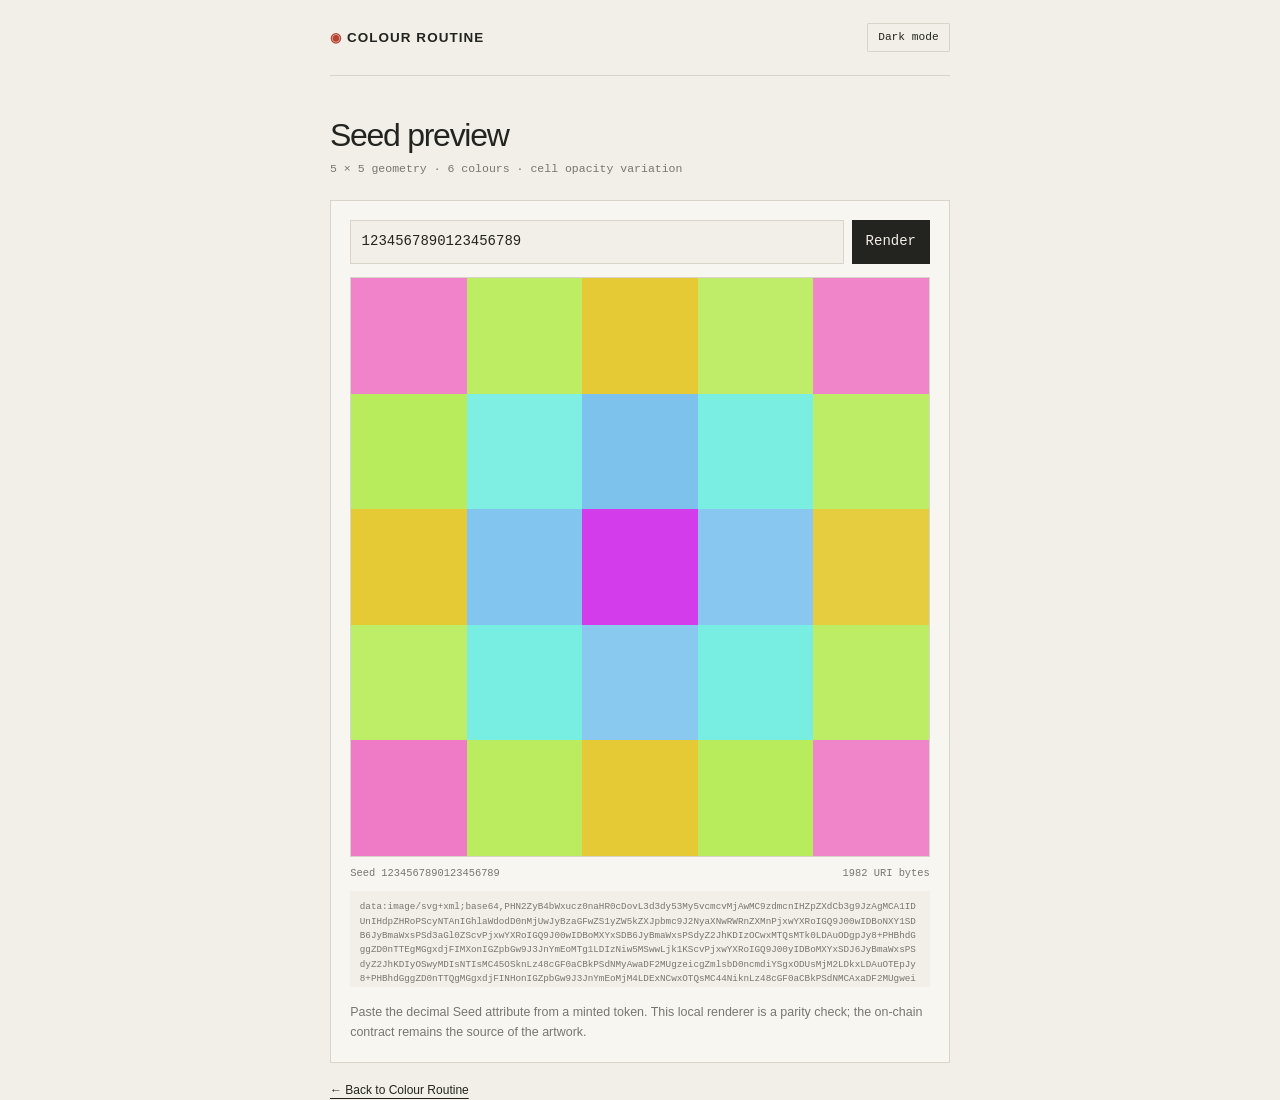
<file: colour-routine/preview.html>
<!doctype html>
<html lang="en">
<head>
  <meta charset="utf-8"><meta name="viewport" content="width=device-width,initial-scale=1"><meta name="theme-color" content="#f2efe8">
  <title>Seed preview — Colour Routine</title>
  <link rel="stylesheet" href="theme.css"><script src="theme.js"></script>
  <style>
    :root{color-scheme:light;--paper:#f2efe8;--ink:#23231f;--muted:#77766f;--line:#d8d4ca;--card:#f8f6f0}
    *{box-sizing:border-box}body{margin:0;min-height:100vh;padding:0 24px;display:flex;justify-content:center;background:var(--paper);color:var(--ink);font:14px/1.55 ui-monospace,SFMono-Regular,Consolas,monospace}.wrap{width:min(100%,620px)}header{height:76px;display:flex;justify-content:space-between;align-items:center;border-bottom:1px solid var(--line);margin-bottom:42px}.brand{font:700 .84rem Arial,Helvetica,sans-serif;letter-spacing:.08em;text-transform:uppercase;color:var(--ink);text-decoration:none}.brand span{color:#b74432}h1{font:500 2rem/1.1 Arial,Helvetica,sans-serif;letter-spacing:-.04em;margin:0}.sub{font-size:.72rem;color:var(--muted);margin:.4rem 0 1.4rem}.card{background:var(--card);border:1px solid var(--line);padding:1.2rem}.row{display:flex;gap:.5rem;margin-bottom:.8rem}input{flex:1;min-width:0;padding:.65rem;border:1px solid var(--line);background:var(--paper);color:var(--ink);font:inherit}button{padding:.55rem .8rem;border:1px solid var(--ink);background:var(--ink);color:var(--paper);font:inherit;cursor:pointer}.art{width:100%;aspect-ratio:1;border:1px solid var(--line);background:#fff}.art svg{width:100%;height:100%;display:block}.meta{display:flex;justify-content:space-between;gap:10px;color:var(--muted);font-size:.65rem;margin-top:.5rem}.uri{margin-top:.6rem;padding:.6rem;background:var(--paper);color:var(--muted);font-size:.58rem;word-break:break-all;max-height:6rem;overflow:auto}.note{font: .78rem/1.6 Arial,Helvetica,sans-serif;color:var(--muted);margin:1rem 0 0}.back{display:inline-block;margin-top:20px;color:var(--ink);font:.75rem Arial,Helvetica,sans-serif;text-underline-offset:4px}
    @media(max-width:600px){body{padding:0 16px}.row{flex-wrap:wrap}.row input{flex-basis:100%}header{margin-bottom:28px}}
  </style>
</head>
<body><div class="wrap">
  <header><a class="brand" href="index.html"><span>◉</span> Colour Routine</a><button class="theme-toggle" id="themeToggle" type="button" aria-label="Toggle colour theme">Dark mode</button></header>
  <main>
    <h1>Seed preview</h1><p class="sub">5 × 5 geometry · 6 colours · cell opacity variation</p>
    <section class="card" aria-label="Local seed renderer">
      <div class="row"><input id="seed" value="1234567890123456789" inputmode="numeric" aria-label="Decimal seed"><button id="render" type="button">Render</button></div>
      <div class="art" id="art" aria-label="Generated SVG artwork"></div>
      <div class="meta"><span id="seedLabel">Seed —</span><span id="bytes">— bytes</span></div>
      <div class="uri" id="uri" aria-label="Base64 SVG data URI"></div>
      <p class="note">Paste the decimal Seed attribute from a minted token. This local renderer is a parity check; the on-chain contract remains the source of the artwork.</p>
    </section>
    <a class="back" href="about.html">← Back to Colour Routine</a>
  </main>
</div>
<script src="foc-gen.js"></script>
<script>
  function render(){
    const input=document.getElementById("seed"), text=input.value.trim();
    if(!/^\d+$/.test(text)){input.setAttribute("aria-invalid","true");input.focus();return;}
    input.removeAttribute("aria-invalid");
    const svg=ColourRoutineGen.renderSVG(text), encoded=btoa(svg), uri="data:image/svg+xml;base64,"+encoded;
    document.getElementById("art").innerHTML=svg;
    document.getElementById("uri").textContent=uri;
    document.getElementById("seedLabel").textContent="Seed "+text;
    document.getElementById("bytes").textContent=new TextEncoder().encode(uri).length+" URI bytes";
  }
  document.getElementById("render").addEventListener("click",render);
  document.getElementById("seed").addEventListener("keydown",e=>{if(e.key==="Enter")render();});
  render();
</script>
</body></html>
</file>
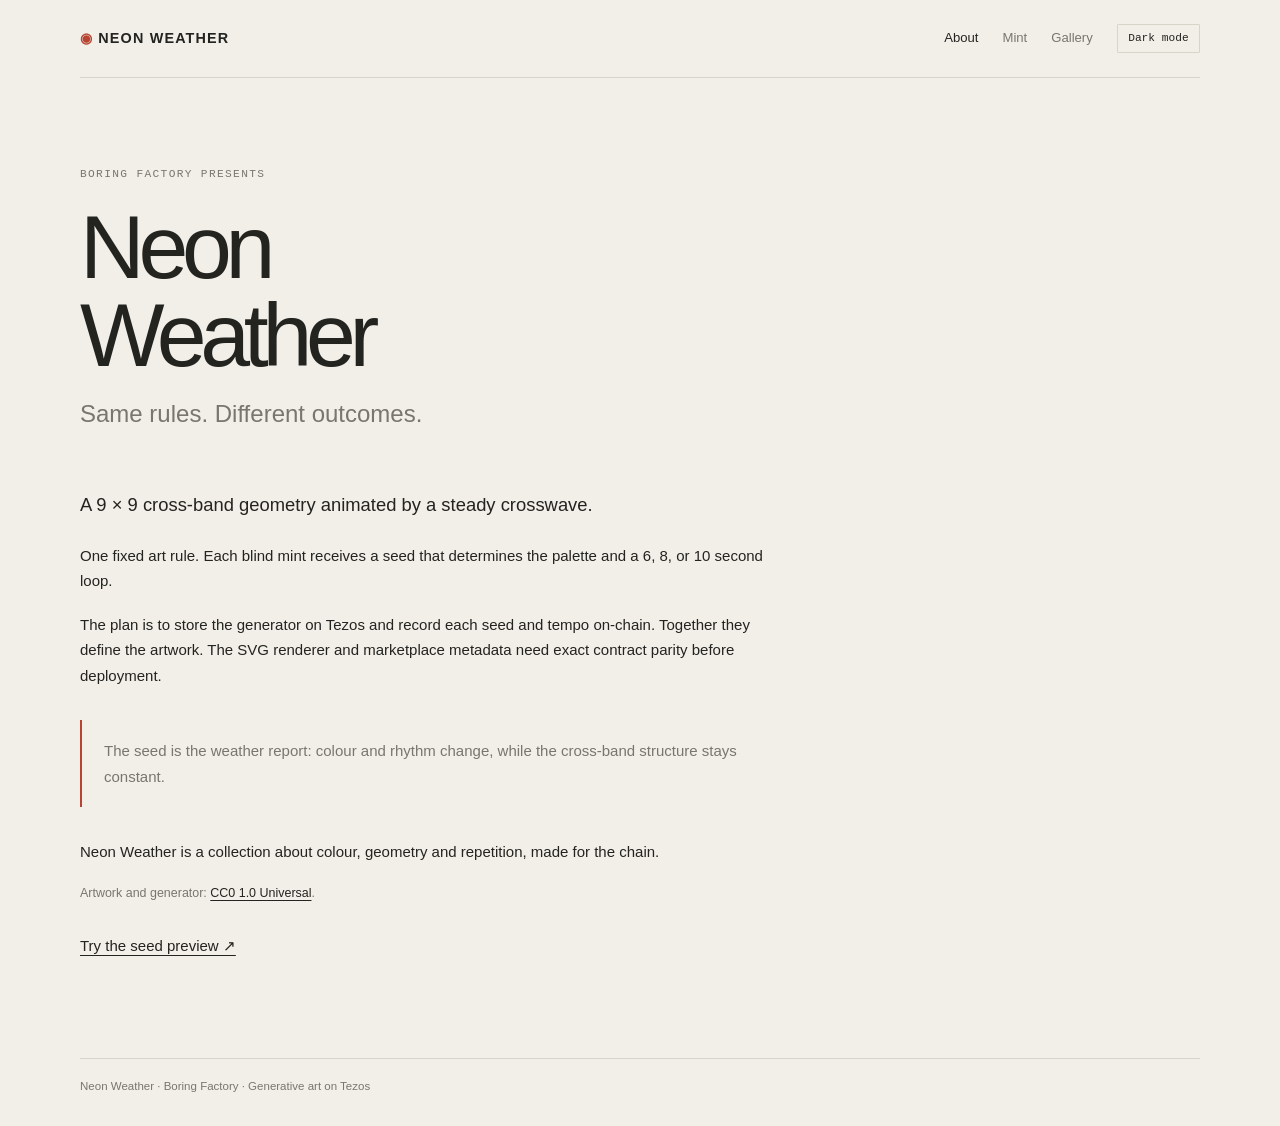
<file: neon-weather/about.html>
<!doctype html>
<html lang="en">
<head>
  <meta charset="utf-8"><meta name="viewport" content="width=device-width,initial-scale=1"><meta name="theme-color" content="#f2efe8">
  <title>What is Neon Weather? — Neon Weather</title>
  <link rel="stylesheet" href="theme.css"><script src="theme.js"></script>
  <style>
    :root{color-scheme:light;--paper:#f2efe8;--ink:#23231f;--muted:#77766f;--line:#d8d4ca;--accent:#b74432}
    *{box-sizing:border-box}body{margin:0;background:var(--paper);color:var(--ink);font:15px/1.7 Arial,Helvetica,sans-serif}.shell{width:min(1120px,calc(100% - 48px));margin:auto}
    header{height:78px;display:flex;align-items:center;justify-content:space-between;border-bottom:1px solid var(--line)}.brand{font-size:.9rem;letter-spacing:.08em;text-transform:uppercase;font-weight:700;color:inherit;text-decoration:none}.brand span{color:var(--accent)}nav{display:flex;gap:24px;align-items:center}nav a{color:var(--muted);text-decoration:none;font-size:.82rem}nav a[aria-current=page]{color:var(--ink)}
    main{padding:clamp(60px,10vh,110px) 0 100px}.eyebrow{font:.7rem ui-monospace,SFMono-Regular,Consolas,monospace;letter-spacing:.12em;text-transform:uppercase;color:var(--muted)}h1{font-size:clamp(2.9rem,7vw,6rem);line-height:.98;letter-spacing:-.07em;font-weight:500;margin:24px 0 14px}.tagline{font-size:clamp(1.15rem,2vw,1.5rem);color:var(--muted);margin:0 0 55px}.body-copy{max-width:700px}.body-copy p{margin:0 0 1.2em}.body-copy strong{font-weight:600}.body-copy .lede{font-size:1.15rem}.body-copy .metaphor{padding:18px 22px;margin:2rem 0;border-left:2px solid var(--accent);background:var(--card);color:var(--muted)}.tool-link{display:inline-block;margin:14px 0 0;color:var(--ink);text-underline-offset:4px}.license-note{font-size:.78rem;color:var(--muted);margin-top:2rem}.license-note a{color:var(--ink);text-underline-offset:3px}footer{border-top:1px solid var(--line);padding:18px 0 28px;color:var(--muted);font-size:.72rem}
    @media(max-width:700px){.shell{width:calc(100% - 32px)}header{height:auto;min-height:70px;align-items:flex-start;padding:20px 0;gap:16px;flex-direction:column}nav{gap:16px;flex-wrap:wrap}.tagline{margin-bottom:38px}}
  </style>
</head>
<body><div class="shell">
  <header><a class="brand" href="index.html"><span>◉</span> Neon Weather</a><nav aria-label="Main navigation"><a href="about.html" aria-current="page">About</a><a href="mint.html">Mint</a><a href="gallery.html">Gallery</a><button class="theme-toggle" id="themeToggle" type="button" aria-label="Toggle colour theme">Dark mode</button></nav></header>
  <main>
    <div class="eyebrow">Boring Factory presents</div>
    <h1>Neon<br>Weather</h1>
    <p class="tagline">Same rules. Different outcomes.</p>
    <article class="body-copy">
      <p class="lede">A 9 × 9 cross-band geometry animated by a steady crosswave.</p>
      <p>One fixed art rule. Each blind mint receives a seed that determines the palette and a 6, 8, or 10 second loop.</p>
      <p>The plan is to store the generator on Tezos and record each seed and tempo on-chain. Together they define the artwork. The SVG renderer and marketplace metadata need exact contract parity before deployment.</p>
      <p class="metaphor">The seed is the weather report: colour and rhythm change, while the cross-band structure stays constant.</p>
      <p>Neon Weather is a collection about colour, geometry and repetition, made for the chain.</p>
      <p class="license-note">Artwork and generator: <a href="https://creativecommons.org/publicdomain/zero/1.0/" target="_blank" rel="noopener noreferrer">CC0 1.0 Universal</a>.</p>
      <a class="tool-link" href="preview.html">Try the seed preview ↗</a>
    </article>
  </main>
  <footer>Neon Weather · Boring Factory · Generative art on Tezos</footer>
</div></body></html>
</file>
<file: colour-routine/theme.css>
:root[data-theme="dark"] {
  color-scheme: dark;
  --paper: #171815;
  --ink: #f0eee6;
  --muted: #aaa99f;
  --line: #3b3d37;
  --accent: #e18a72;
  --card: #20211d;
  --good: #9ed0a6;
  --bad: #ff9188;
}

.theme-toggle {
  width: auto;
  margin: 0;
  padding: .45rem .65rem;
  border: 1px solid var(--line);
  border-radius: 1px;
  background: transparent;
  color: var(--ink);
  font: .7rem/1.2 ui-monospace, SFMono-Regular, Consolas, monospace;
  white-space: nowrap;
}

.theme-toggle:hover { border-color: var(--ink); }
.theme-toggle:focus-visible { outline: 2px solid var(--accent); outline-offset: 3px; }
</file>
<file: neon-weather/theme.css>
:root[data-theme="dark"] {
  color-scheme: dark;
  --paper: #171815;
  --ink: #f0eee6;
  --muted: #aaa99f;
  --line: #3b3d37;
  --accent: #e18a72;
  --card: #20211d;
  --good: #9ed0a6;
  --bad: #ff9188;
}

.theme-toggle {
  width: auto;
  margin: 0;
  padding: .45rem .65rem;
  border: 1px solid var(--line);
  border-radius: 1px;
  background: transparent;
  color: var(--ink);
  font: .7rem/1.2 ui-monospace, SFMono-Regular, Consolas, monospace;
  white-space: nowrap;
}

.theme-toggle:hover { border-color: var(--ink); }
.theme-toggle:focus-visible { outline: 2px solid var(--accent); outline-offset: 3px; }
</file>
